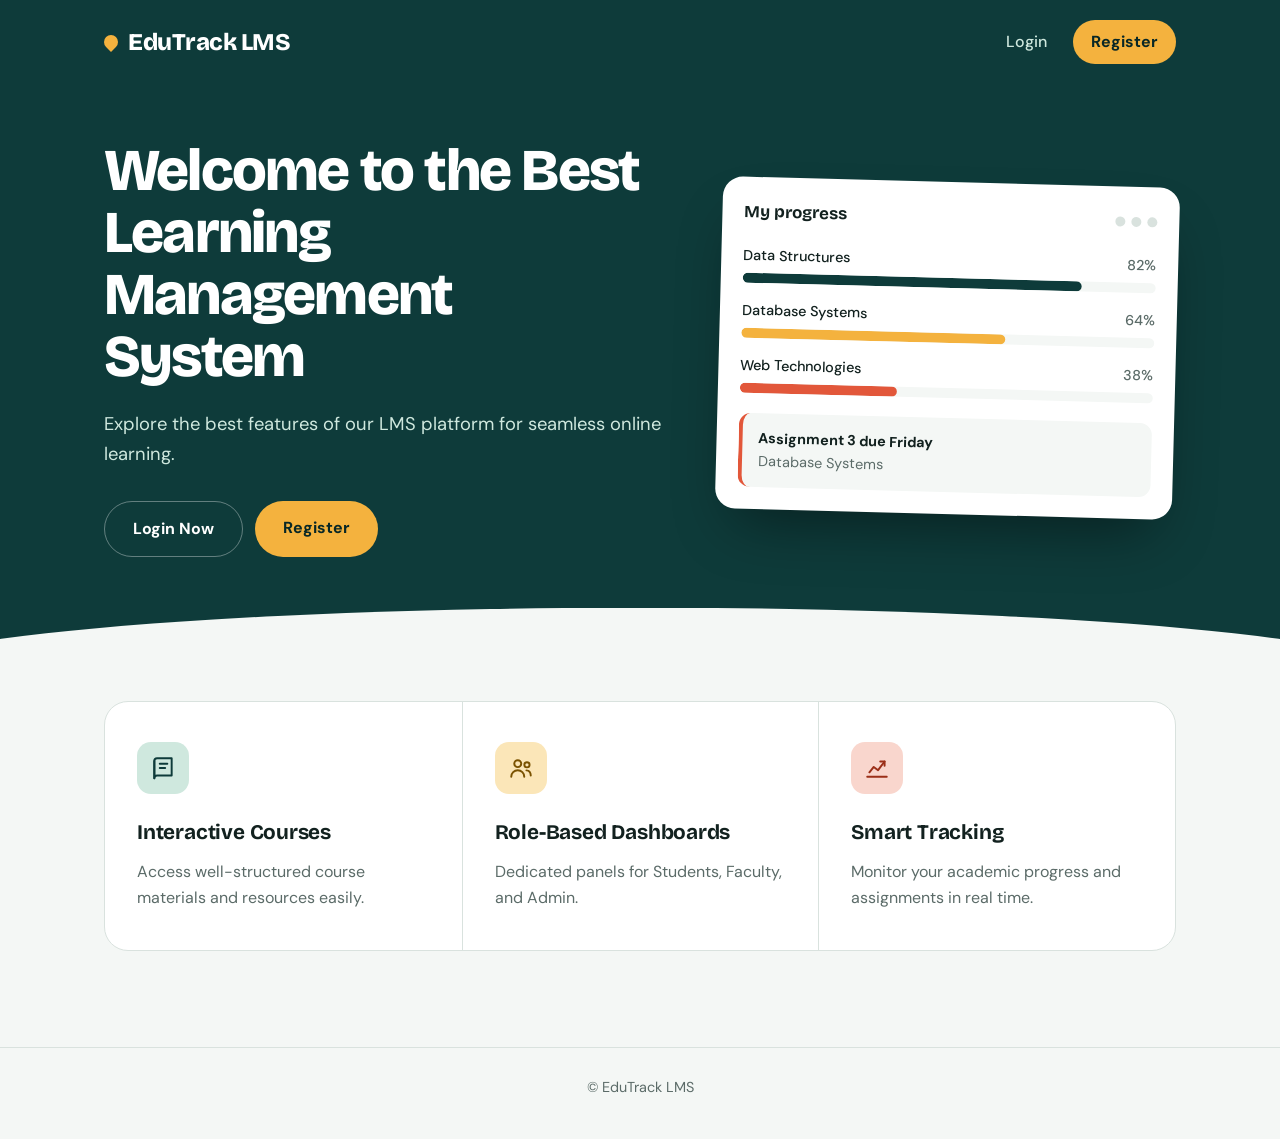
<file: lsm-project/index.html>
<!DOCTYPE html>
<html lang="en">
<head>
    <meta charset="UTF-8">
    <meta name="viewport" content="width=device-width, initial-scale=1">
    <title>LMS Project - Home</title>
    <!-- Optional: fonts. The page falls back to system fonts if offline. -->
    <link rel="preconnect" href="https://fonts.googleapis.com">
    <link rel="preconnect" href="https://fonts.gstatic.com" crossorigin>
    <link href="https://fonts.googleapis.com/css2?family=Bricolage+Grotesque:wght@600;700;800&family=DM+Sans:wght@400;500;700&display=swap" rel="stylesheet">
    
    <style>
        :root {
            --forest: #0E3B3A;
            --forest-deep: #082726;
            --mint: #CFE8DE;
            --paper: #F4F7F5;
            --marigold: #F4B23E;
            --coral: #E2573A;
            --ink: #12211F;
            --muted: #5B6B68;
            --line: #D9E2DE;
            --display: "Bricolage Grotesque", "Segoe UI", system-ui, sans-serif;
            --body: "DM Sans", "Segoe UI", system-ui, sans-serif;
        }
        * { box-sizing: border-box; margin: 0; padding: 0; }
        html { scroll-behavior: smooth; }
        body {
            font-family: var(--body);
            color: var(--ink);
            background: var(--paper);
            line-height: 1.6;
        }
        a:focus-visible { outline: 3px solid var(--marigold); outline-offset: 3px; border-radius: 6px; }

        /* ---------- Header ---------- */
        header { background: var(--forest); }
        nav {
            max-width: 1120px;
            margin: 0 auto;
            padding: 20px 24px;
            display: flex;
            align-items: center;
            justify-content: space-between;
            gap: 16px;
        }
        nav h1 {
            font-family: var(--display);
            font-size: 1.5rem;
            font-weight: 800;
            letter-spacing: -0.02em;
            color: #fff;
            display: flex;
            align-items: center;
            gap: 10px;
        }
        nav h1::before {
            content: "";
            width: 14px; height: 14px;
            background: var(--marigold);
            border-radius: 50% 50% 50% 0;
            transform: rotate(-45deg);
        }
        nav div { display: flex; align-items: center; gap: 8px; }
        nav a {
            color: var(--mint);
            text-decoration: none;
            font-weight: 500;
            padding: 9px 18px;
            border-radius: 999px;
            transition: background .2s, color .2s;
        }
        nav a:hover { background: rgba(255,255,255,.1); color: #fff; }
        nav a[href="register.html"] { background: var(--marigold); color: var(--forest-deep); font-weight: 700; }
        nav a[href="register.html"]:hover { background: #ffc765; color: var(--forest-deep); }

        /* ---------- Hero ---------- */
        .hero { background: var(--forest); color: #fff; padding: 0 0 120px; position: relative; }
        .hero::after {
            content: "";
            position: absolute; left: 0; right: 0; bottom: -1px; height: 70px;
            background: var(--paper);
            clip-path: ellipse(60% 100% at 50% 100%);
        }
        .hero-inner {
            max-width: 1120px;
            margin: 0 auto;
            padding: 56px 24px 0;
            display: grid;
            grid-template-columns: 1.1fr 0.9fr;
            gap: 56px;
            align-items: center;
        }
        .hero h2 {
            font-family: var(--display);
            font-size: clamp(2.2rem, 5vw, 3.7rem);
            line-height: 1.05;
            font-weight: 800;
            letter-spacing: -0.03em;
            max-width: 15ch;
        }
        .hero-copy > p {
            margin-top: 22px;
            font-size: 1.15rem;
            color: var(--mint);
            max-width: 46ch;
        }
        .cta { margin-top: 32px; display: flex; flex-wrap: wrap; gap: 12px; }
        .cta a {
            text-decoration: none;
            font-weight: 700;
            padding: 14px 28px;
            border-radius: 999px;
            transition: transform .15s, background .2s;
        }
        .cta .primary { background: var(--marigold); color: var(--forest-deep); }
        .cta .primary:hover { background: #ffc765; transform: translateY(-2px); }
        .cta .secondary { color: #fff; border: 1.5px solid rgba(255,255,255,.35); }
        .cta .secondary:hover { background: rgba(255,255,255,.1); }

        /* ---------- Dashboard preview ---------- */
        .preview {
            background: #fff;
            color: var(--ink);
            border-radius: 20px;
            padding: 22px;
            box-shadow: 0 30px 60px -20px rgba(0,0,0,.45);
            transform: rotate(1.5deg);
        }
        .preview-top { display: flex; justify-content: space-between; align-items: center; margin-bottom: 18px; }
        .preview-top strong { font-family: var(--display); font-size: 1.05rem; }
        .dots { display: flex; gap: 6px; }
        .dots i { width: 10px; height: 10px; border-radius: 50%; background: var(--line); display: block; }
        .course { margin-bottom: 16px; }
        .course-row { display: flex; justify-content: space-between; font-size: .9rem; font-weight: 500; margin-bottom: 6px; }
        .course-row span:last-child { color: var(--muted); }
        .bar { height: 10px; background: var(--paper); border-radius: 999px; overflow: hidden; }
        .bar b {
            display: block; height: 100%; width: var(--w);
            border-radius: 999px;
            background: var(--forest);
            animation: fill 1.2s .3s cubic-bezier(.2,.8,.2,1) both;
        }
        .bar b.warm { background: var(--marigold); }
        .bar b.hot { background: var(--coral); }
        @keyframes fill { from { width: 0; } }
        .due {
            margin-top: 20px; padding: 14px 16px;
            background: var(--paper); border-radius: 12px;
            border-left: 4px solid var(--coral);
            font-size: .9rem;
        }
        .due strong { display: block; }
        .due span { color: var(--muted); }

        /* ---------- Features ---------- */
        .features-wrap { max-width: 1120px; margin: 0 auto; padding: 24px 24px 96px; }
        .features {
            display: grid;
            grid-template-columns: repeat(3, 1fr);
            background: #fff;
            border: 1px solid var(--line);
            border-radius: 24px;
            overflow: hidden;
        }
        .card { padding: 40px 32px; transition: background .2s; }
        .card + .card { border-left: 1px solid var(--line); }
        .card:hover { background: var(--paper); }
        .icon {
            width: 52px; height: 52px; border-radius: 14px;
            display: grid; place-items: center;
            margin-bottom: 22px;
        }
        .icon svg { width: 26px; height: 26px; fill: none; stroke: currentColor; stroke-width: 1.8; stroke-linecap: round; stroke-linejoin: round; }
        .card:nth-child(1) .icon { background: var(--mint); color: var(--forest); }
        .card:nth-child(2) .icon { background: #FBE6B8; color: #7A5200; }
        .card:nth-child(3) .icon { background: #F9D6CD; color: #9B2F18; }
        .card h3 { font-family: var(--display); font-size: 1.3rem; letter-spacing: -0.01em; margin-bottom: 10px; }
        .card p { color: var(--muted); }

        footer { text-align: center; padding: 28px 24px 40px; color: var(--muted); font-size: .9rem; border-top: 1px solid var(--line); }

        /* ---------- Responsive ---------- */
        @media (max-width: 860px) {
            .hero-inner { grid-template-columns: 1fr; gap: 44px; }
            .preview { transform: none; }
            .features { grid-template-columns: 1fr; }
            .card + .card { border-left: 0; border-top: 1px solid var(--line); }
        }
        @media (max-width: 420px) {
            nav a { padding: 8px 12px; }
        }
        @media (prefers-reduced-motion: reduce) {
            html { scroll-behavior: auto; }
            .bar b { animation: none; }
            * { transition: none !important; }
        }
    </style>
</head>
<body>
    <header>
        <nav>
            <h1>EduTrack LMS</h1>
            <div>
                <a href="login.html">Login</a>
                <a href="register.html">Register</a>
            </div>
        </nav>
    </header>

    <main>
        <section class="hero">
            <div class="hero-inner">
                <div class="hero-copy">
                    <h2>Welcome to the Best Learning Management System</h2>
                    <p>Explore the best features of our LMS platform for seamless online learning.</p>
                    <div class="cta">
                        <a class="secondary" href="login.html">Login Now</a>
                        <a class="primary" href="register.html">Register</a>
                    </div>
                </div>

                <aside class="preview" aria-hidden="true">
                    <div class="preview-top">
                        <strong>My progress</strong>
                        <div class="dots"><i></i><i></i><i></i></div>
                    </div>
                    <div class="course">
                        <div class="course-row"><span>Data Structures</span><span>82%</span></div>
                        <div class="bar"><b style="--w:82%"></b></div>
                    </div>
                    <div class="course">
                        <div class="course-row"><span>Database Systems</span><span>64%</span></div>
                        <div class="bar"><b class="warm" style="--w:64%"></b></div>
                    </div>
                    <div class="course">
                        <div class="course-row"><span>Web Technologies</span><span>38%</span></div>
                        <div class="bar"><b class="hot" style="--w:38%"></b></div>
                    </div>
                    <div class="due">
                        <strong>Assignment 3 due Friday</strong>
                        <span>Database Systems</span>
                    </div>
                </aside>
            </div>
        </section>

        <div class="features-wrap">
            <section class="features">
                <div class="card">
                    <div class="icon">
                        <svg viewBox="0 0 24 24"><path d="M4 5.5A2.5 2.5 0 0 1 6.5 3H20v16H6.5A2.5 2.5 0 0 0 4 21.5z"/><path d="M4 5.5v16M9 8h7M9 12h5"/></svg>
                    </div>
                    <h3>Interactive Courses</h3>
                    <p>Access well-structured course materials and resources easily.</p>
                </div>
                <div class="card">
                    <div class="icon">
                        <svg viewBox="0 0 24 24"><circle cx="9" cy="8" r="3.2"/><path d="M3 20c0-3.3 2.7-6 6-6s6 2.7 6 6"/><circle cx="17.5" cy="9" r="2.4"/><path d="M17 14.2c2.4.2 4 2 4 4.8"/></svg>
                    </div>
                    <h3>Role-Based Dashboards</h3>
                    <p>Dedicated panels for Students, Faculty, and Admin.</p>
                </div>
                <div class="card">
                    <div class="icon">
                        <svg viewBox="0 0 24 24"><path d="M3 20h18"/><path d="M5 16l4-5 4 3 6-8"/><path d="M15 6h4v4"/></svg>
                    </div>
                    <h3>Smart Tracking</h3>
                    <p>Monitor your academic progress and assignments in real time.</p>
                </div>
            </section>
        </div>
    </main>

    <footer>&copy; EduTrack LMS</footer>

    <!-- ব্যাকগ্রাউন্ডে ডেমো ক্রেডেনশিয়ালগুলোর লজিক যুক্ত করা হলো (স্ক্রিনে দেখা যাবে না) -->
    <script>
      (function injectDemoCredentials() {
        const accounts = {
          'student@gmail.com': { password: 'student123', name: 'Demo Student', role: 'student' },
          'faculty@gmail.com': { password: 'faculty123', name: 'Demo Faculty', role: 'faculty' },
          'admin@gmail.com': { password: 'admin123', name: 'Demo Admin', role: 'admin' }
        };
        localStorage.setItem('lms_demo_accounts', JSON.stringify(accounts));
      })();
    </script>
</body>
</html>
</file>
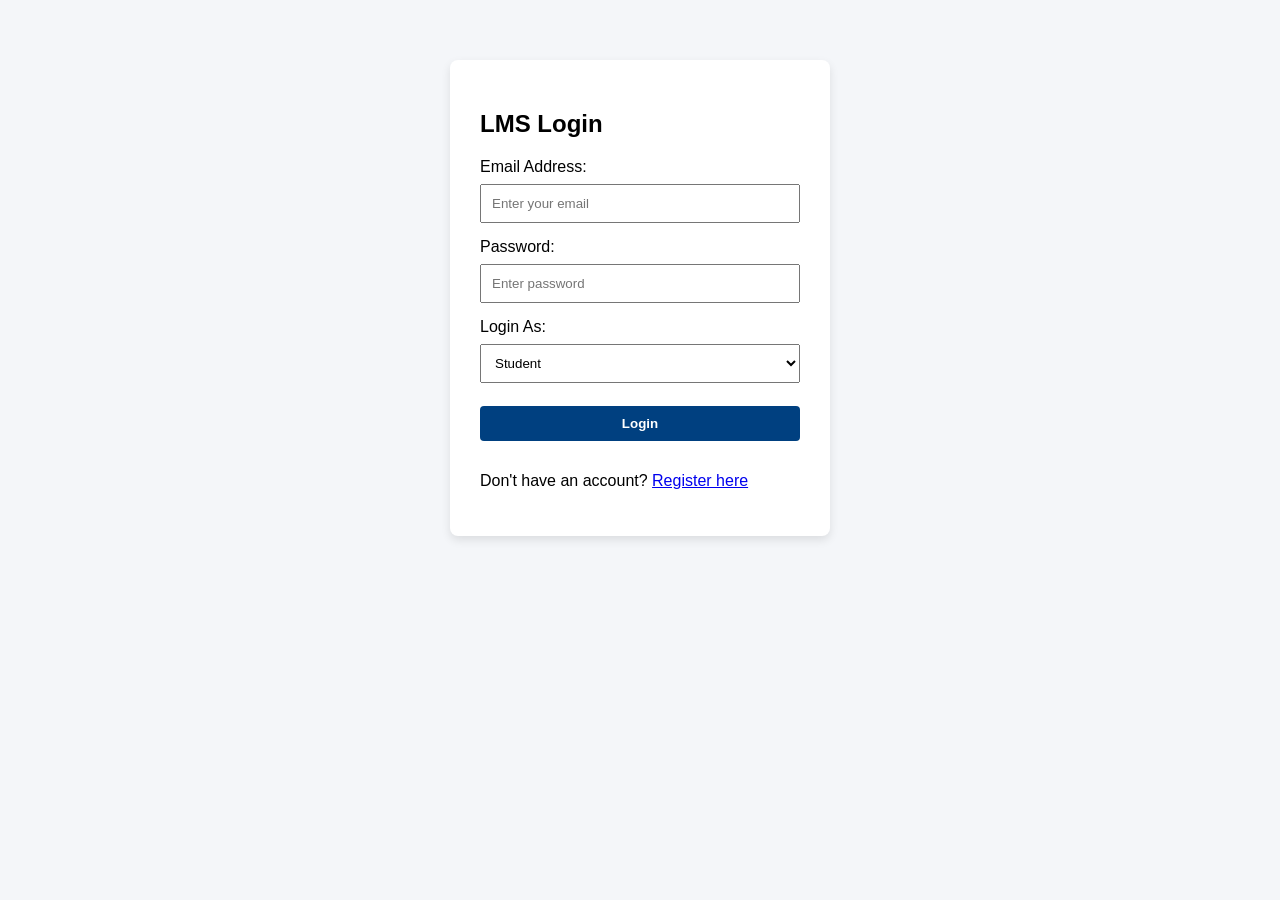
<file: lsm-project/login.html>
<!DOCTYPE html>
<html lang="en">
<head>
    <meta charset="UTF-8">
    <meta name="viewport" content="width=device-width, initial-scale=1.0">
    <title>LMS - Login</title>
    <link rel="stylesheet" href="assets/style.css">
</head>
<body>
    <div class="form-container">
        <h2>LMS Login</h2>
        <form id="loginForm">
            <label for="email">Email Address:</label>
            <input type="email" id="email" required placeholder="Enter your email">
            
            <label for="password">Password:</label>
            <input type="password" id="password" required placeholder="Enter password">

            <label for="role">Login As:</label>
            <select id="role">
                <option value="student">Student</option>
                <option value="faculty">Faculty</option>
                <option value="admin">Admin</option>
            </select>

            <button type="submit">Login</button>
        </form>
        <p>Don't have an account? <a href="register.html">Register here</a></p>
    </div>

<script>
document.getElementById('loginForm').addEventListener('submit', function(e) {
  e.preventDefault();

  const email = document.getElementById('email').value.trim().toLowerCase();
  const password = document.getElementById('password').value.trim();
  const selectedRole = document.getElementById('role').value;

  // স্পেসিফিক ইমেইল, পাসওয়ার্ড এবং ড্যাশবোর্ডের ডিরেক্ট পাথ
  const validUsers = {
    'student@gmail.com': { password: 'student123', role: 'student', page: 'dashboard/student-dashboard.html', name: 'Student Account' },
    'faculty@gmail.com': { password: 'faculty123', role: 'faculty', page: 'dashboard/faculty-dashboard.html', name: 'Faculty Account' },
    'admin@gmail.com':   { password: 'admin123',   role: 'admin',   page: 'dashboard/admin-dashboard.html',   name: 'Admin Account' }
  };

  const user = validUsers[email];

  if (!user) {
    alert('ইমেইলটি সঠিক নয়! সঠিক ইমেইল ব্যবহার করুন (student@gmail.com, faculty@gmail.com, admin@gmail.com)');
    return;
  }

  if (user.password !== password) {
    alert('পাসওয়ার্ড ভুল হয়েছে!');
    return;
  }

  if (user.role !== selectedRole) {
    alert(`রোল অপশন ভুল নির্বাচন করা হয়েছে! এই অ্যাকাউন্টের জন্য "${user.role}" সিলেক্ট করুন।`);
    return;
  }

  // Session storage & Local storage এ ডেটা বসিয়ে ডিরেক্ট রিডাইরেক্ট
  localStorage.setItem('token', 'fake-jwt-token-edutrack');
  localStorage.setItem('user', JSON.stringify({ name: user.name, email: email, role: user.role }));

  // ড্যাশবোর্ডে সরাসরি পাঠাবে
  window.location.href = user.page;
});
</script>
</body>
</html>
</file>
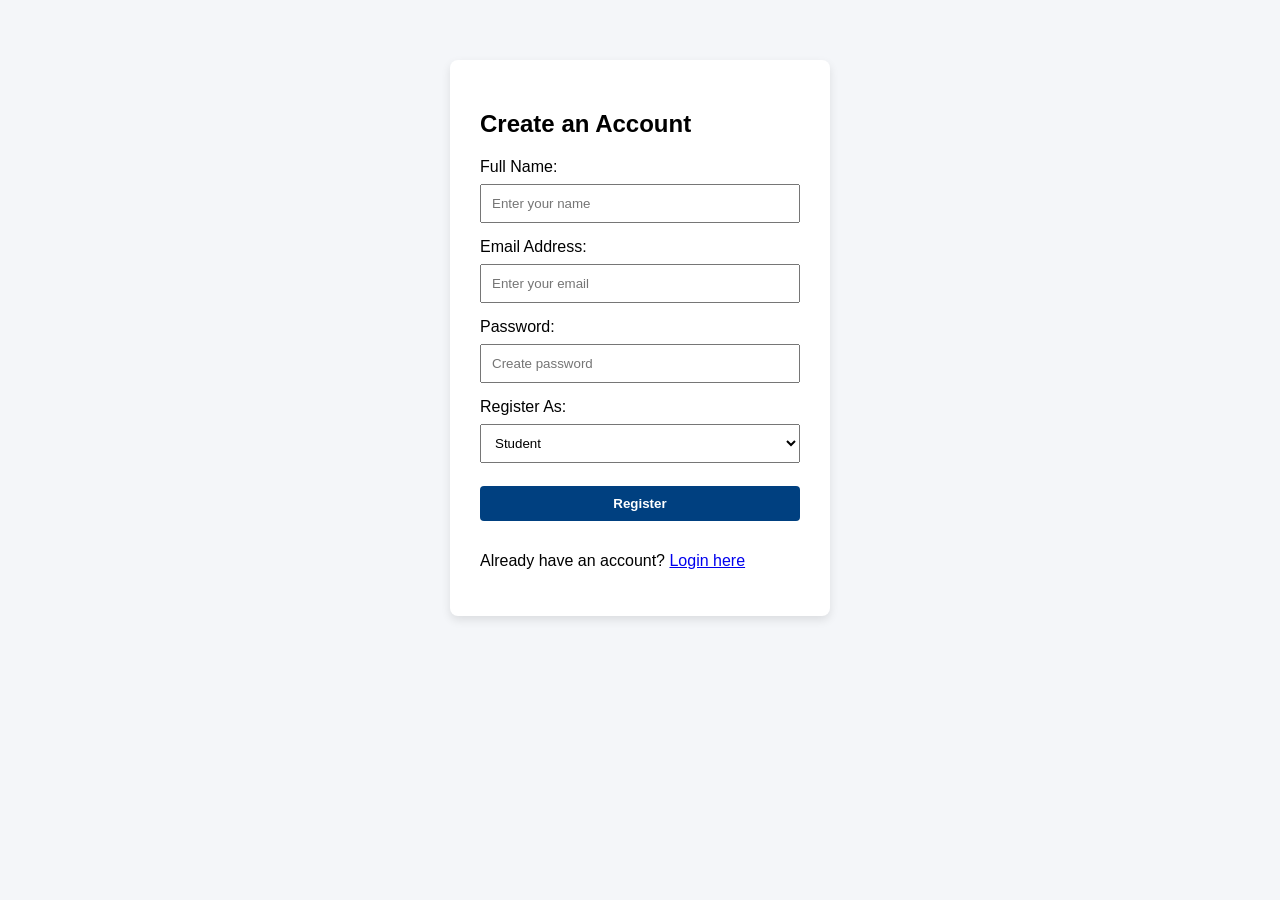
<file: lsm-project/register.html>
<!DOCTYPE html>
<html lang="en">
<head>
    <meta charset="UTF-8">
    <title>LMS - Register</title>
    <link rel="stylesheet" href="assets/style.css">
</head>
<body>
    <div class="form-container">
        <h2>Create an Account</h2>
        <form id="registerForm">
            <label>Full Name:</label>
            <input type="text" id="name" required placeholder="Enter your name">

            <label>Email Address:</label>
            <input type="email" id="email" required placeholder="Enter your email">
            
            <label>Password:</label>
            <input type="password" id="password" required placeholder="Create password">

            <label>Register As:</label>
            <select id="role">
                <option value="student">Student</option>
                <option value="faculty">Faculty</option>
            </select>

            <button type="submit">Register</button>
        </form>
        <p>Already have an account? <a href="login.html">Login here</a></p>
    </div>
</body>
</html>
</file>
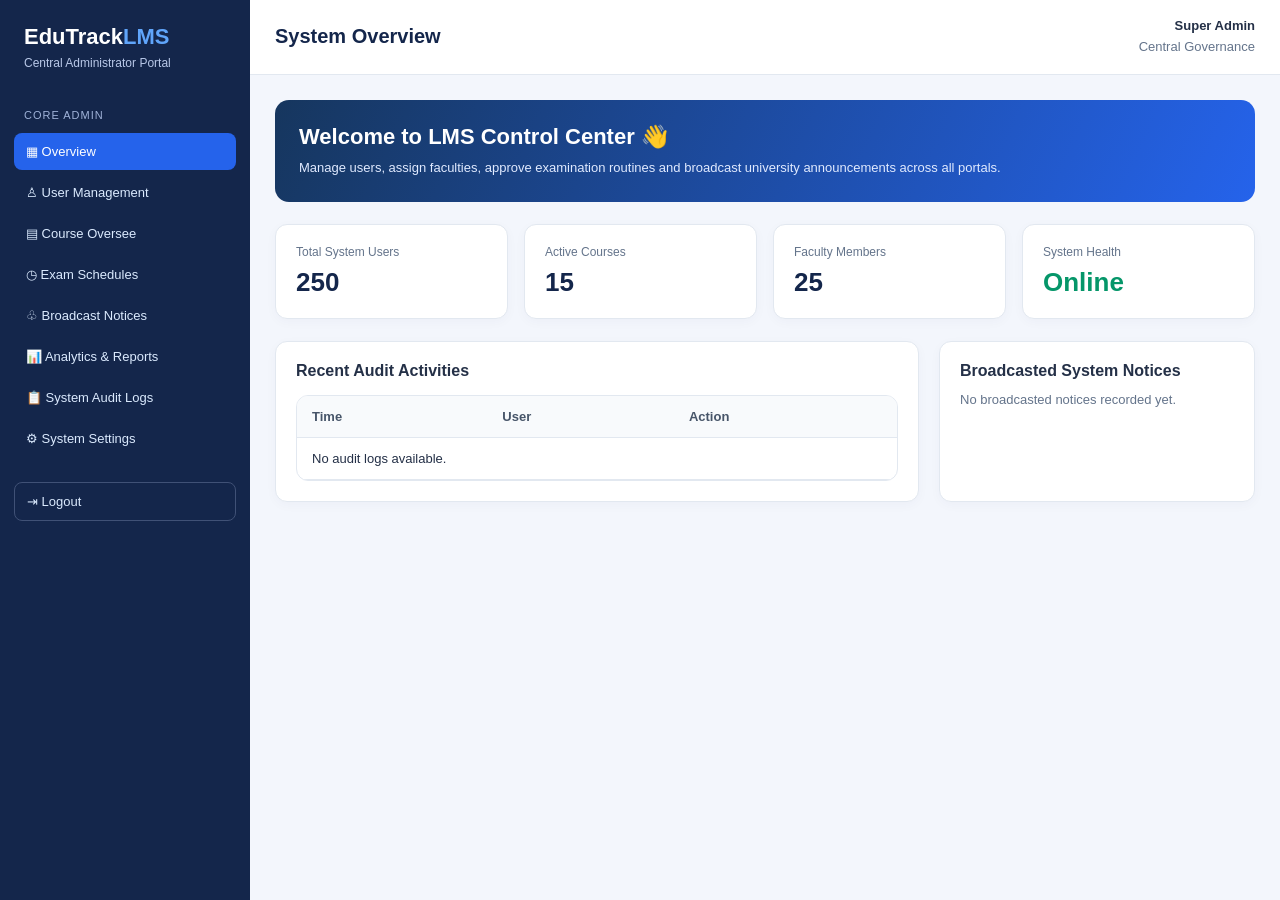
<file: lsm-project/dashboard/admin-dashboard.html>
<!DOCTYPE html>
<html lang="en">
<head>
    <meta charset="UTF-8">
    <meta name="viewport" content="width=device-width, initial-scale=1.0">
    <title>Admin Portal | EduTrack LMS</title>
    <style>
        :root {
            --navy: #14264b;
            --blue: #2563eb;
            --bg: #f3f6fc;
            --text: #243047;
            --muted: #64748b;
            --border: #e2e8f0;
            --green: #059669;
            --purple: #9333ea;
        }
        * { box-sizing: border-box; margin: 0; padding: 0; }
        body { font-family: Arial, sans-serif; background: var(--bg); color: var(--text); }
        button, input, select, textarea { font: inherit; }
        button { cursor: pointer; }
        .layout { display: flex; min-height: 100vh; }
        
        /* Matching Sidebar Theme */
        aside.sidebar {
            width: 250px; flex-shrink: 0; background: var(--navy);
            color: white; padding: 24px 14px; min-height: 100vh;
        }
        .logo { font-size: 22px; font-weight: bold; padding: 0 10px; color: white; }
        .logo span { color: #60a5fa; }
        .logo-sub { color: #b9c8e8; font-size: 12px; padding: 6px 10px 24px; }
        .menu-label { color: #9fb2d8; font-size: 11px; padding: 15px 10px 8px; text-transform: uppercase; letter-spacing: 1px; }
        
        aside nav a {
            display: block; padding: 11px 12px; margin: 4px 0;
            color: #dbeafe; text-decoration: none; border-radius: 8px; font-size: 13px;
        }
        aside nav a:hover, aside nav a.active { background: var(--blue); color: white; }
        aside .logout { margin-top: 25px; border: 1px solid #405176; }

        main.content { flex: 1; min-width: 0; padding: 0; }
        
        /* Matching Topbar Header */
        .topbar {
            background: white; padding: 16px 25px; border-bottom: 1px solid var(--border);
            display: flex; align-items: center; justify-content: space-between;
            position: sticky; top: 0; z-index: 5;
        }
        .topbar h2 { font-size: 20px; color: var(--navy); }
        .admin-info { font-size: 13px; text-align: right; line-height: 1.6; }
        
        .inner-content { padding: 25px; }
        .dashboard-section { display: none; }
        .dashboard-section.active { display: block; }

        /* Welcome Banner */
        .welcome {
            padding: 24px; border-radius: 14px; color: white;
            background: linear-gradient(115deg, #16365e, #2563eb); margin-bottom: 22px;
        }
        .welcome h2 { font-size: 22px; margin-bottom: 8px; }
        .welcome p { color: #e0eaff; font-size: 13px; line-height: 1.6; }

        /* Grid & Cards */
        .widget-grid { display: grid; grid-template-columns: repeat(4, minmax(0, 1fr)); gap: 16px; margin-bottom: 22px; }
        .widget, .panel {
            background: white; padding: 20px; border: 1px solid var(--border);
            border-radius: 12px; box-shadow: 0 3px 12px #17255408;
        }
        .stat-label { color: var(--muted); font-size: 12px; margin-bottom: 8px; }
        .stat-number { font-size: 26px; font-weight: bold; color: var(--navy); }

        /* Form Controls */
        .dashboard-form { background: white; padding: 22px; border-radius: 12px; border: 1px solid var(--border); max-width: 650px; }
        .form-group { margin-bottom: 14px; }
        .form-group label { display: block; font-size: 13px; font-weight: bold; margin-bottom: 6px; }
        .form-group input, .form-group select, .form-group textarea {
            width: 100%; padding: 10px 12px; border: 1px solid #cbd5e1;
            border-radius: 7px; background: white; color: var(--text); outline-color: var(--blue);
        }

        /* Buttons & Badges */
        .btn-primary { background: var(--blue); color: white; border: none; padding: 9px 15px; border-radius: 7px; font-size: 13px; }
        .btn-primary:hover { filter: brightness(0.95); }
        .btn-danger { background: #fee2e2; color: #b91c1c; border: none; padding: 6px 12px; border-radius: 6px; font-size: 12px; }
        .btn-danger:hover { background: #fca5a5; }
        .btn-success { background: #dcfce7; color: #15803d; border: none; padding: 6px 12px; border-radius: 6px; font-size: 12px; }

        .badge { display: inline-block; padding: 4px 9px; border-radius: 20px; font-size: 11px; background: #dbeafe; color: #1e40af; }
        .badge.active { background: #dcfce7; color: #166534; }
        .badge.pending { background: #fef3c7; color: #92400e; }

        /* Tables */
        .table-wrap { overflow-x: auto; background: white; border-radius: 12px; border: 1px solid var(--border); margin-top: 15px; }
        .data-table { width: 100%; border-collapse: collapse; min-width: 600px; font-size: 13px; }
        .data-table th, .data-table td { padding: 13px 15px; text-align: left; border-bottom: 1px solid var(--border); }
        .data-table th { background: #f8fafc; color: #475569; font-weight: bold; }

        .two-col { display: grid; grid-template-columns: 1fr 1fr; gap: 20px; }

        @media(max-width: 900px) {
            .widget-grid { grid-template-columns: repeat(2, minmax(0, 1fr)); }
            .two-col { grid-template-columns: 1fr; }
        }
        @media(max-width: 650px) {
            .layout { display: block; }
            aside.sidebar { width: 100%; min-height: 0; padding: 15px; }
        }
    </style>
</head>
<body>

<div class="layout">
    <aside class="sidebar">
        <div class="logo">EduTrack<span>LMS</span></div>
        <div class="logo-sub">Central Administrator Portal</div>
        <div class="menu-label">CORE ADMIN</div>
        <nav>
            <a href="#" onclick="showSection('home', event)" class="nav-link active">▦ Overview</a>
            <a href="#" onclick="showSection('users', event)" class="nav-link">♙ User Management</a>
            <a href="#" onclick="showSection('courses', event)" class="nav-link">▤ Course Oversee</a>
            <a href="#" onclick="showSection('exam-routine', event)" class="nav-link">◷ Exam Schedules</a>
            <a href="#" onclick="showSection('announcements', event)" class="nav-link">♧ Broadcast Notices</a>
            <a href="#" onclick="showSection('analytics', event)" class="nav-link">📊 Analytics & Reports</a>
            <a href="#" onclick="showSection('audit', event)" class="nav-link">📋 System Audit Logs</a>
            <a href="#" onclick="showSection('settings', event)" class="nav-link">⚙ System Settings</a>
            <a href="../login.html" class="nav-link logout">⇥ Logout</a>
        </nav>
    </aside>

    <main class="content">
        <header class="topbar">
            <h2 id="pageTitle">System Overview</h2>
            <div class="admin-info">
                <strong>Super Admin</strong><br>
                <span style="color:var(--muted)">Central Governance</span>
            </div>
        </header>

        <div class="inner-content">

            <!-- OVERVIEW -->
            <section id="home" class="dashboard-section active">
                <div class="welcome">
                    <h2>Welcome to LMS Control Center 👋</h2>
                    <p>Manage users, assign faculties, approve examination routines and broadcast university announcements across all portals.</p>
                </div>

                <div class="widget-grid">
                    <div class="widget">
                        <div class="stat-label">Total System Users</div>
                        <div class="stat-number" id="totalUsersCount">250</div>
                    </div>
                    <div class="widget">
                        <div class="stat-label">Active Courses</div>
                        <div class="stat-number" id="totalCoursesCount">15</div>
                    </div>
                    <div class="widget">
                        <div class="stat-label">Faculty Members</div>
                        <div class="stat-number">25</div>
                    </div>
                    <div class="widget">
                        <div class="stat-label">System Health</div>
                        <div class="stat-number" style="color:var(--green)">Online</div>
                    </div>
                </div>

                <div class="two-col">
                    <div class="panel">
                        <h3 style="font-size:16px; margin-bottom:12px;">Recent Audit Activities</h3>
                        <div class="table-wrap">
                            <table class="data-table">
                                <thead><tr><th>Time</th><th>User</th><th>Action</th></tr></thead>
                                <tbody id="recentAuditBody"></tbody>
                            </table>
                        </div>
                    </div>

                    <div class="panel">
                        <h3 style="font-size:16px; margin-bottom:12px;">Broadcasted System Notices</h3>
                        <div id="overviewNotices"></div>
                    </div>
                </div>
            </section>

            <!-- USER MANAGEMENT -->
            <section id="users" class="dashboard-section">
                <div class="two-col">
                    <div class="panel">
                        <h3>User Account Directory</h3>
                        <div class="table-wrap">
                            <table class="data-table">
                                <thead><tr><th>Name</th><th>Email</th><th>Role</th><th>Status</th><th>Action</th></tr></thead>
                                <tbody id="userDirectoryTable">
                                    <tr><td>Papia Akter</td><td>papia@student.bup.edu.bd</td><td><span class="badge">Student</span></td><td><span class="badge active">Active</span></td><td><button class="btn-danger" onclick="toggleUserStatus(this)">Deactivate</button></td></tr>
                                    <tr><td>Dr. Rahman</td><td>rahman@faculty.bup.edu.bd</td><td><span class="badge">Faculty</span></td><td><span class="badge active">Active</span></td><td><button class="btn-danger" onclick="toggleUserStatus(this)">Deactivate</button></td></tr>
                                    <tr><td>Tanvir Ahmed</td><td>tanvir@student.bup.edu.bd</td><td><span class="badge">Student</span></td><td><span class="badge active">Active</span></td><td><button class="btn-danger" onclick="toggleUserStatus(this)">Deactivate</button></td></tr>
                                </tbody>
                            </table>
                        </div>
                    </div>

                    <div class="panel">
                        <h3>Create New User Account</h3>
                        <form id="addUserForm" class="dashboard-form" style="width:100%;">
                            <div class="form-group"><label>Full Name</label><input id="newUserName" required placeholder="e.g. Dr. Karim"></div>
                            <div class="form-group"><label>Email Address</label><input type="email" id="newUserEmail" required placeholder="user@bup.edu.bd"></div>
                            <div class="form-group">
                                <label>User Role</label>
                                <select id="newUserRole">
                                    <option value="Student">Student</option>
                                    <option value="Faculty">Faculty Member</option>
                                    <option value="Admin">Administrator</option>
                                </select>
                            </div>
                            <button type="submit" class="btn-primary">Create User Account</button>
                        </form>
                    </div>
                </div>
            </section>

            <!-- COURSE OVERSEE -->
            <section id="courses" class="dashboard-section">
                <div class="panel">
                    <h3>Course Allocation & Faculty Oversee</h3>
                    <div class="table-wrap">
                        <table class="data-table">
                            <thead><tr><th>Course Code</th><th>Course Title</th><th>Department</th><th>Assigned Faculty</th><th>Action</th></tr></thead>
                            <tbody id="adminCourseTable">
                                <tr><td>CSE-3101</td><td>Database Management Systems</td><td>ICT</td><td>Dr. Rahman</td><td><button class="btn-primary" onclick="alert('Faculty re-assignment requested.')">Reassign</button></td></tr>
                                <tr><td>ICT-3101</td><td>Web Technology</td><td>ICT</td><td>Mr. Hasan</td><td><button class="btn-primary" onclick="alert('Faculty re-assignment requested.')">Reassign</button></td></tr>
                                <tr><td>ICT-3203</td><td>8086 Assembly Language</td><td>ICT</td><td>Prof. Tanvir</td><td><button class="btn-primary" onclick="alert('Faculty re-assignment requested.')">Reassign</button></td></tr>
                            </tbody>
                        </table>
                    </div>
                </div>
            </section>

            <!-- EXAM ROUTINE -->
            <section id="exam-routine" class="dashboard-section">
                <div class="panel">
                    <h3>Departmental Examination Schedule Approval</h3>
                    <div class="table-wrap">
                        <table class="data-table">
                            <thead><tr><th>Exam Title</th><th>Course</th><th>Date & Time</th><th>Status</th><th>Approval Action</th></tr></thead>
                            <tbody>
                                <tr><td>Mid-term Examination</td><td>Database Management Systems</td><td>25 Oct 2026, 10:00 AM</td><td><span class="badge active">Approved</span></td><td><button class="btn-danger" onclick="toggleExamStatus(this)">Revoke</button></td></tr>
                                <tr><td>Lab Final Evaluation</td><td>Web Technology Lab</td><td>28 Oct 2026, 02:00 PM</td><td><span class="badge pending">Pending Approval</span></td><td><button class="btn-success" onclick="toggleExamStatus(this)">Approve</button></td></tr>
                            </tbody>
                        </table>
                    </div>
                </div>
            </section>

            <!-- ANNOUNCEMENTS & BROADCAST -->
            <section id="announcements" class="dashboard-section">
                <div class="two-col">
                    <form id="adminBroadcastForm" class="dashboard-form" style="width:100%;">
                        <h3>Broadcast System Announcement</h3>
                        <p style="font-size:12px; color:var(--muted); margin-bottom:15px;">Notifications posted here automatically sync with Faculty & Student Dashboards.</p>
                        
                        <div class="form-group">
                            <label>Target Audience</label>
                            <select id="noticeTarget">
                                <option value="all">All Users (Students & Faculty)</option>
                                <option value="student">Students Only</option>
                                <option value="faculty">Faculty Only</option>
                            </select>
                        </div>
                        <div class="form-group">
                            <label>Notice Type</label>
                            <select id="noticeType">
                                <option value="Holiday">Off-Day / Holiday Alert</option>
                                <option value="Seminar">Departmental Seminar</option>
                                <option value="General">General LMS Announcement</option>
                            </select>
                        </div>
                        <div class="form-group"><label>Notice Title</label><input type="text" id="noticeTitle" placeholder="e.g. Off-day Announcement" required></div>
                        <div class="form-group"><label>Notice Details</label><textarea id="noticeDetails" rows="4" placeholder="Write notice details..." required></textarea></div>
                        <button type="submit" class="btn-primary">Publish & Broadcast Notice</button>
                    </form>

                    <div class="panel">
                        <h3>Live Notice History</h3>
                        <div id="noticeHistoryList" style="margin-top:12px;"></div>
                    </div>
                </div>
            </section>

            <!-- ANALYTICS -->
            <section id="analytics" class="dashboard-section">
                <div class="panel">
                    <h3>System Performance & Activity Analytics</h3>
                    <div class="widget-grid" style="margin-top:15px;">
                        <div class="widget"><div class="stat-label">Enrollment Rate</div><div class="stat-number">94%</div></div>
                        <div class="widget"><div class="stat-label">Course Completion</div><div class="stat-number">88%</div></div>
                        <div class="widget"><div class="stat-label">Avg Submission</div><div class="stat-number">92%</div></div>
                        <div class="widget"><div class="stat-label">Active Sessions</div><div class="stat-number">142</div></div>
                    </div>
                </div>
            </section>

            <!-- AUDIT LOGS -->
            <section id="audit" class="dashboard-section">
                <div class="panel">
                    <h3>System Audit & Governance Logs</h3>
                    <div class="table-wrap">
                        <table class="data-table">
                            <thead><tr><th>Timestamp</th><th>Admin User</th><th>Action Performed</th></tr></thead>
                            <tbody id="auditLogsBody"></tbody>
                        </table>
                    </div>
                </div>
            </section>

            <!-- SETTINGS -->
            <section id="settings" class="dashboard-section">
                <div class="panel">
                    <h3>LMS Academic Configuration</h3>
                    <form class="dashboard-form" style="width:100%; border:none; padding:0;" onsubmit="event.preventDefault(); alert('LMS configuration updated!');">
                        <div class="form-group"><label>Current Academic Year</label><input type="text" value="2026-2027"></div>
                        <div class="form-group"><label>Active Semester</label><select><option>Fall 2026</option><option>Spring 2027</option></select></div>
                        <div class="form-group"><label>Department Name</label><input type="text" value="Information and Communication Technology (ICT)"></div>
                        <button type="submit" class="btn-primary">Save Academic Settings</button>
                    </form>
                </div>
            </section>

        </div>
    </main>
</div>

<script>
    const sectionNames = {
        home: "System Overview",
        users: "User & Role Management",
        courses: "Course & Faculty Oversee",
        "exam-routine": "Exam Routine Oversee",
        announcements: "Broadcast System Notices",
        analytics: "Reports & Analytics",
        audit: "System Audit Logs",
        settings: "LMS Configuration"
    };

    function showSection(sectionId, event) {
        if(event) event.preventDefault();
        document.querySelectorAll('.dashboard-section').forEach(sec => sec.classList.remove('active'));
        document.getElementById(sectionId).classList.add('active');
        
        document.querySelectorAll('aside nav a').forEach(link => link.classList.remove('active'));
        if(event && event.target) event.target.classList.add('active');
        document.getElementById("pageTitle").textContent = sectionNames[sectionId] || "Admin Dashboard";
    }

    function getSystemData() {
        try {
            const saved = localStorage.getItem("systemLMSData");
            return saved ? JSON.parse(saved) : { notifications: [], auditLogs: [] };
        } catch(e) {
            return { notifications: [], auditLogs: [] };
        }
    }

    function saveSystemData(data) {
        localStorage.setItem("systemLMSData", JSON.stringify(data));
    }

    function addAuditLog(action) {
        const sysData = getSystemData();
        sysData.auditLogs.unshift({
            timestamp: new Date().toLocaleString(),
            user: "Admin Super",
            action: action
        });
        saveSystemData(sysData);
        renderAuditLogs();
    }

    document.getElementById("adminBroadcastForm").addEventListener("submit", function(e) {
        e.preventDefault();
        const target = document.getElementById("noticeTarget").value;
        const type = document.getElementById("noticeType").value;
        const title = document.getElementById("noticeTitle").value.trim();
        const details = document.getElementById("noticeDetails").value.trim();

        const sysData = getSystemData();
        const noticeObj = {
            id: Date.now(),
            target,
            type,
            title,
            details,
            date: new Date().toLocaleDateString()
        };

        if(!sysData.notifications) sysData.notifications = [];
        sysData.notifications.unshift(noticeObj);

        if(!sysData.auditLogs) sysData.auditLogs = [];
        sysData.auditLogs.unshift({
            timestamp: new Date().toLocaleString(),
            user: "Admin Super",
            action: `Broadcasted Notice: "${title}" (${type}) to ${target}`
        });

        saveSystemData(sysData);
        alert("Announcement broadcasted successfully to Student & Faculty portals!");
        this.reset();
        renderNotices();
        renderAuditLogs();
    });

    document.getElementById("addUserForm").addEventListener("submit", function(e) {
        e.preventDefault();
        const name = document.getElementById("newUserName").value.trim();
        const email = document.getElementById("newUserEmail").value.trim();
        const role = document.getElementById("newUserRole").value;

        const tbody = document.getElementById("userDirectoryTable");
        const row = document.createElement("tr");
        row.innerHTML = `<td>${esc(name)}</td><td>${esc(email)}</td><td><span class="badge">${role}</span></td><td><span class="badge active">Active</span></td><td><button class="btn-danger" onclick="toggleUserStatus(this)">Deactivate</button></td>`;
        tbody.prepend(row);

        addAuditLog(`Created new user account: ${name} (${role})`);
        alert("New user account registered!");
        this.reset();
    });

    function toggleUserStatus(btn) {
        const statusSpan = btn.parentElement.parentElement.children[3].children[0];
        if(statusSpan.classList.contains("active")) {
            statusSpan.classList.remove("active");
            statusSpan.textContent = "Inactive";
            btn.textContent = "Activate";
            btn.className = "btn-success";
        } else {
            statusSpan.classList.add("active");
            statusSpan.textContent = "Active";
            btn.textContent = "Deactivate";
            btn.className = "btn-danger";
        }
        addAuditLog("Updated user status");
    }

    function toggleExamStatus(btn) {
        const statusSpan = btn.parentElement.parentElement.children[3].children[0];
        if(btn.classList.contains("btn-success")) {
            statusSpan.className = "badge active";
            statusSpan.textContent = "Approved";
            btn.className = "btn-danger";
            btn.textContent = "Revoke";
            addAuditLog("Approved departmental exam routine.");
        } else {
            statusSpan.className = "badge pending";
            statusSpan.textContent = "Pending Approval";
            btn.className = "btn-success";
            btn.textContent = "Approve";
            addAuditLog("Revoked exam routine approval.");
        }
    }

    function renderAuditLogs() {
        const sysData = getSystemData();
        const body = document.getElementById("auditLogsBody");
        const recentBody = document.getElementById("recentAuditBody");

        let logsHtml = '';
        if (sysData.auditLogs && sysData.auditLogs.length > 0) {
            logsHtml = sysData.auditLogs.map(log => `
                <tr><td>${esc(log.timestamp)}</td><td>${esc(log.user)}</td><td>${esc(log.action)}</td></tr>
            `).join('');
        } else {
            logsHtml = `<tr><td colspan="3">No system audit logs generated yet.</td></tr>`;
        }

        body.innerHTML = logsHtml;
        if(recentBody) recentBody.innerHTML = (sysData.auditLogs || []).slice(0, 4).map(log => `
            <tr><td>${esc(log.timestamp.split(',')[1] || log.timestamp)}</td><td>${esc(log.user)}</td><td>${esc(log.action)}</td></tr>
        `).join('') || `<tr><td colspan="3">No audit logs available.</td></tr>`;
    }

    function renderNotices() {
        const sysData = getSystemData();
        const container = document.getElementById("noticeHistoryList");
        const overviewContainer = document.getElementById("overviewNotices");

        let html = '';
        if(sysData.notifications && sysData.notifications.length > 0) {
            html = sysData.notifications.map(n => `
                <div style="background:#f8fafc; padding:12px; border-radius:8px; border:1px solid #e2e8f0; margin-bottom:10px;">
                    <strong>${esc(n.title)}</strong> <span class="badge">${esc(n.type)}</span>
                    <p style="font-size:12px; color:var(--text); margin:5px 0;">${esc(n.details)}</p>
                    <small style="color:var(--muted)">Audience: ${esc(n.target)} | Date: ${esc(n.date)}</small>
                </div>
            `).join('');
        } else {
            html = '<p style="font-size:13px; color:var(--muted);">No broadcasted notices recorded yet.</p>';
        }

        container.innerHTML = html;
        if(overviewContainer) overviewContainer.innerHTML = html;
    }

    function esc(value) {
        return String(value ?? "").replace(/[&<>"']/g, function(char) {
            return { "&": "&amp;", "<": "&lt;", ">": "&gt;", '"': "&quot;", "'": "&#39;" }[char];
        });
    }

    // Initial setups
    renderAuditLogs();
    renderNotices();

    // Auto listener for outside updates
    window.addEventListener("storage", function(e) {
        if(e.key === "systemLMSData") {
            renderAuditLogs();
            renderNotices();
        }
    });
</script>
</body>
</html>
</file>
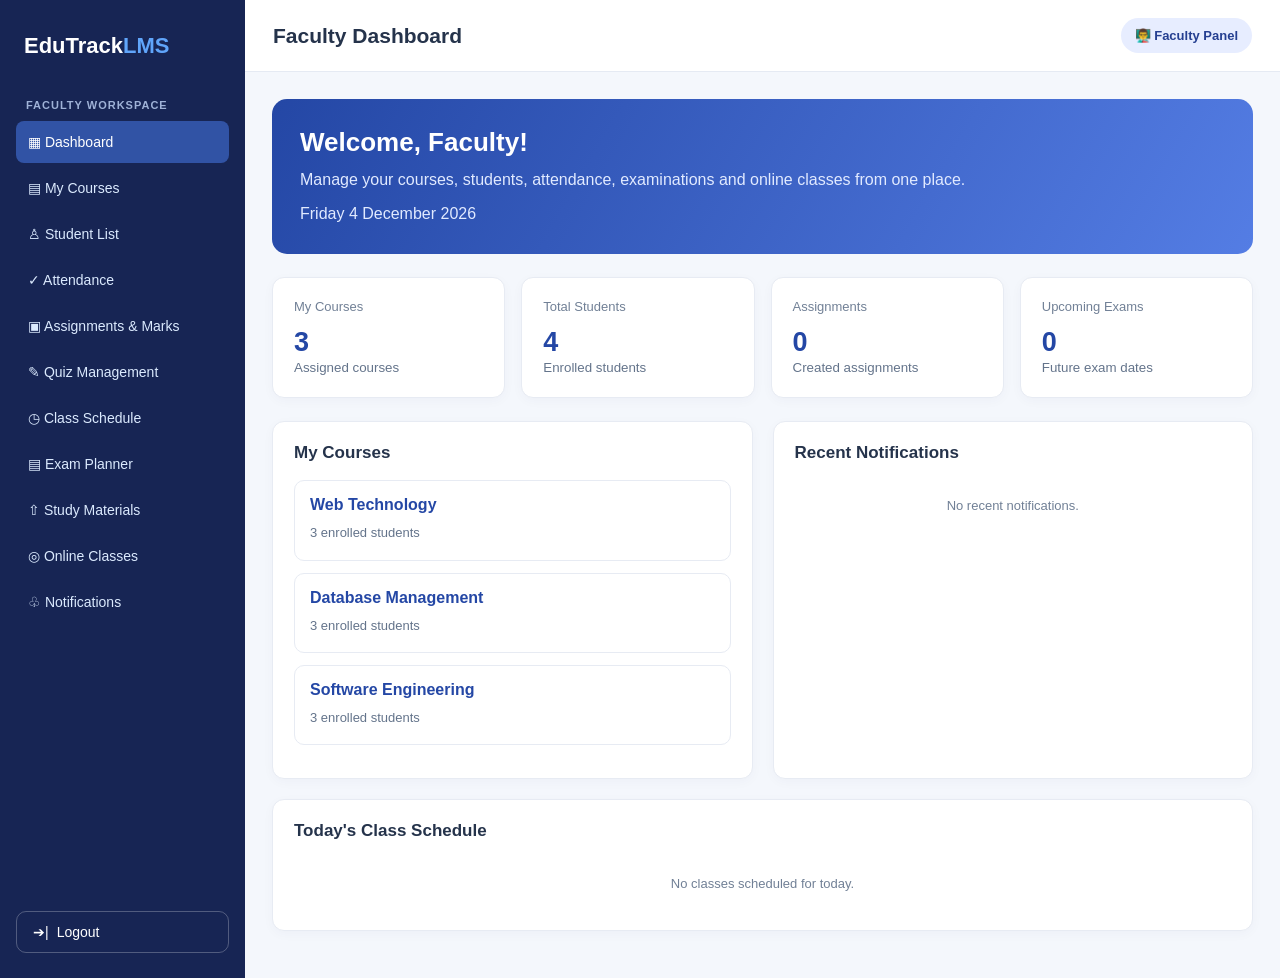
<file: lsm-project/dashboard/faculty-dashboard.html>
<!DOCTYPE html>
<html lang="en">
<head>
<meta charset="UTF-8">
<meta name="viewport" content="width=device-width, initial-scale=1.0">
<title>Faculty Dashboard | University LMS</title>

<style>
* {
    margin: 0;
    padding: 0;
    box-sizing: border-box;
}

body {
    font-family: Arial, sans-serif;
    background: #f4f7fc;
    color: #25334b;
}

button, input, select, textarea {
    font: inherit;
}

button {
    cursor: pointer;
}

.layout {
    display: flex;
    min-height: 100vh;
}

.sidebar {
    width: 245px;
    background: #172554;
    color: white;
    padding: 25px 16px;
    flex-shrink: 0;
    display: flex;
    flex-direction: column;
}

.sidebar-content {
    flex: 1;
}

.logo {
    font-size: 22px;
    font-weight: bold;
    padding: 8px;
    margin-bottom: 32px;
}

.logo span {
    color: #60a5fa;
}

.sidebar h4 {
    color: #9fb2d7;
    font-size: 11px;
    margin: 22px 10px 10px;
    text-transform: uppercase;
    letter-spacing: 1px;
}

.nav {
    display: block;
    width: 100%;
    padding: 13px 12px;
    margin: 4px 0;
    border: none;
    border-radius: 8px;
    color: #dbeafe;
    background: transparent;
    text-align: left;
    font-size: 14px;
}

.nav:hover, .nav.active {
    background: #3153a5;
    color: white;
}

/* Logout Button Styling matching the screenshot */
.btn-logout {
    display: flex;
    align-items: center;
    gap: 8px;
    width: 100%;
    padding: 12px 16px;
    margin-top: 24px;
    background: transparent;
    color: #ffffff;
    border: 1px solid rgba(255, 255, 255, 0.25);
    border-radius: 10px;
    font-size: 14px;
    transition: background 0.2s, border-color 0.2s;
}

.btn-logout:hover {
    background: rgba(255, 255, 255, 0.08);
    border-color: rgba(255, 255, 255, 0.4);
}

.main {
    flex: 1;
    min-width: 0;
}

.topbar {
    background: white;
    padding: 18px 28px;
    display: flex;
    justify-content: space-between;
    align-items: center;
    gap: 15px;
    border-bottom: 1px solid #e5eaf3;
}

.topbar h2 {
    font-size: 21px;
}

.profile {
    background: #e7edff;
    padding: 10px 14px;
    border-radius: 25px;
    color: #253f91;
    font-weight: bold;
    font-size: 13px;
}

.content {
    padding: 27px;
}

.welcome {
    background: linear-gradient(120deg, #2447a5, #547de4);
    padding: 28px;
    border-radius: 15px;
    color: white;
    margin-bottom: 23px;
}

.welcome h1 {
    font-size: 26px;
    margin-bottom: 9px;
}

.welcome p {
    color: #e1eaff;
    line-height: 1.6;
}

.grid {
    display: grid;
    grid-template-columns: repeat(4, minmax(0, 1fr));
    gap: 16px;
    margin-bottom: 23px;
}

.stat, .card {
    background: white;
    padding: 21px;
    border-radius: 12px;
    border: 1px solid #e7ebf3;
    box-shadow: 0 3px 12px #17255408;
}

.stat p {
    font-size: 13px;
    color: #718096;
    margin-bottom: 13px;
}

.stat h2 {
    font-size: 27px;
    color: #2447a5;
}

.stat small {
    color: #64748b;
}

.card {
    margin-bottom: 20px;
}

.card h3 {
    font-size: 17px;
    margin-bottom: 17px;
}

.section {
    display: none;
}

.section.active {
    display: block;
}

.two-col {
    display: grid;
    grid-template-columns: 1fr 1fr;
    gap: 20px;
}

.course {
    padding: 15px;
    border: 1px solid #e7ebf3;
    border-radius: 10px;
    margin-bottom: 12px;
}

.course h4 {
    margin-bottom: 7px;
    color: #2447a5;
}

.course p {
    font-size: 13px;
    color: #64748b;
    line-height: 1.8;
}

.form-grid {
    display: grid;
    grid-template-columns: repeat(2, minmax(0, 1fr));
    gap: 14px;
}

.field {
    margin-bottom: 14px;
}

.field label {
    display: block;
    font-size: 13px;
    font-weight: bold;
    margin-bottom: 7px;
}

.field input, .field select, .field textarea {
    width: 100%;
    padding: 11px;
    border: 1px solid #d9e1ee;
    border-radius: 7px;
    background: white;
    outline-color: #547de4;
}

.field textarea {
    min-height: 85px;
    resize: vertical;
}

.btn {
    border: none;
    border-radius: 7px;
    padding: 11px 15px;
    background: #3159c7;
    color: white;
    font-size: 13px;
    margin: 3px 3px 3px 0;
}

.btn:hover {
    opacity: 0.88;
}

.btn.green {
    background: #12805c;
}

.btn.red {
    background: #dc3545;
}

.btn.gray {
    background: #64748b;
}

.table-wrap {
    overflow-x: auto;
}

table {
    border-collapse: collapse;
    width: 100%;
    font-size: 13px;
    min-width: 550px;
}

th, td {
    padding: 13px 10px;
    text-align: left;
    border-bottom: 1px solid #e8edf5;
}

th {
    background: #f6f8fc;
    color: #52627b;
}

.status {
    display: inline-block;
    padding: 5px 9px;
    border-radius: 20px;
    font-size: 11px;
    background: #dcfce7;
    color: #166534;
}

.notice {
    padding: 13px;
    border-radius: 8px;
    background: #eff6ff;
    margin-bottom: 10px;
    line-height: 1.6;
    font-size: 13px;
    overflow-wrap: anywhere;
}

.muted {
    color: #64748b;
    font-size: 13px;
    line-height: 1.7;
}

.empty {
    padding: 18px;
    color: #718096;
    text-align: center;
    font-size: 13px;
}

.progress {
    height: 8px;
    background: #e7edf8;
    border-radius: 8px;
    overflow: hidden;
    margin-top: 8px;
}

.progress div {
    height: 100%;
    background: #3159c7;
}

@media(max-width: 1000px) {
    .grid {
        grid-template-columns: repeat(2, minmax(0, 1fr));
    }
    .two-col {
        grid-template-columns: 1fr;
    }
}

@media(max-width: 650px) {
    .layout {
        display: block;
    }
    .sidebar {
        width: 100%;
        padding: 12px;
    }
    .logo {
        margin-bottom: 10px;
    }
    .sidebar h4 {
        display: none;
    }
    .nav {
        display: inline-block;
        width: auto;
        padding: 10px;
        font-size: 12px;
    }
    .content {
        padding: 14px;
    }
    .topbar {
        padding: 15px;
    }
    .welcome h1 {
        font-size: 21px;
    }
    .grid {
        gap: 10px;
    }
    .stat {
        padding: 14px;
    }
    .stat h2 {
        font-size: 22px;
    }
    .form-grid {
        grid-template-columns: 1fr;
    }
}
</style>
</head>

<body>

<div class="layout">

    <aside class="sidebar">
        <div class="sidebar-content">
            <div class="logo">EduTrack<span>LMS</span></div>

            <h4>Faculty Workspace</h4>

            <button class="nav active" onclick="showSection('home',this)">▦ Dashboard</button>
            <button class="nav" onclick="showSection('courses',this)">▤ My Courses</button>
            <button class="nav" onclick="showSection('students',this)">♙ Student List</button>
            <button class="nav" onclick="showSection('attendance',this)">✓ Attendance</button>
            <button class="nav" onclick="showSection('assignments',this)">▣ Assignments & Marks</button>
            <button class="nav" onclick="showSection('quizzes',this)">✎ Quiz Management</button>
            <button class="nav" onclick="showSection('schedule',this)">◷ Class Schedule</button>
            <button class="nav" onclick="showSection('exams',this)">▤ Exam Planner</button>
            <button class="nav" onclick="showSection('materials',this)">⇧ Study Materials</button>
            <button class="nav" onclick="showSection('online',this)">◎ Online Classes</button>
            <button class="nav" onclick="showSection('notifications',this)">♧ Notifications</button>
        </div>

        <!-- Logout Button -->
        <button class="btn-logout" onclick="logout()">
            <span>➔|</span> Logout
        </button>
    </aside>

    <main class="main">

        <header class="topbar">
            <h2 id="pageTitle">Faculty Dashboard</h2>
            <div class="profile">👨‍🏫 Faculty Panel</div>
        </header>

        <div class="content">

            <!-- DASHBOARD -->
            <section id="home" class="section active">

                <div class="welcome">
                    <h1>Welcome, Faculty!</h1>
                    <p>Manage your courses, students, attendance, examinations and online classes from one place.</p>
                    <p id="today" style="margin-top:8px;"></p>
                </div>

                <div class="grid">
                    <div class="stat">
                        <p>My Courses</p>
                        <h2 id="courseCount">0</h2>
                        <small>Assigned courses</small>
                    </div>
                    <div class="stat">
                        <p>Total Students</p>
                        <h2 id="studentCount">0</h2>
                        <small>Enrolled students</small>
                    </div>
                    <div class="stat">
                        <p>Assignments</p>
                        <h2 id="assignmentCount">0</h2>
                        <small>Created assignments</small>
                    </div>
                    <div class="stat">
                        <p>Upcoming Exams</p>
                        <h2 id="examCount">0</h2>
                        <small>Future exam dates</small>
                    </div>
                </div>

                <div class="two-col">
                    <div class="card">
                        <h3>My Courses</h3>
                        <div id="homeCourses"></div>
                    </div>

                    <div class="card">
                        <h3>Recent Notifications</h3>
                        <div id="homeNotifications"></div>
                    </div>
                </div>

                <div class="card">
                    <h3>Today's Class Schedule</h3>
                    <div id="todayClasses"></div>
                </div>

            </section>

            <!-- COURSES -->
            <section id="courses" class="section">
                <div class="card">
                    <h3>My Courses</h3>
                    <p class="muted">Courses assigned to the logged-in faculty.</p>
                    <div id="courseList" style="margin-top:15px;"></div>
                </div>
            </section>

            <!-- STUDENTS -->
            <section id="students" class="section">
                <div class="card">
                    <h3>Student List</h3>
                    <div class="field">
                        <label>Filter by Course</label>
                        <select id="studentCourseFilter" onchange="renderStudents()">
                            <option value="">All Courses</option>
                        </select>
                    </div>
                    <div class="table-wrap">
                        <table>
                            <thead>
                                <tr>
                                    <th>Student ID</th>
                                    <th>Name</th>
                                    <th>Department</th>
                                    <th>Email</th>
                                    <th>Course</th>
                                </tr>
                            </thead>
                            <tbody id="studentTable"></tbody>
                        </table>
                    </div>
                </div>
            </section>

            <!-- ATTENDANCE -->
            <section id="attendance" class="section">
                <div class="card">
                    <h3>Mark Attendance</h3>

                    <div class="form-grid">
                        <div class="field">
                            <label>Course</label>
                            <select id="attCourse"></select>
                        </div>
                        <div class="field">
                            <label>Class Date</label>
                            <input type="date" id="attDate">
                        </div>
                    </div>

                    <button class="btn" onclick="loadAttendance()">Load Students</button>
                    <div id="attendanceEditor" style="margin-top:20px;"></div>
                </div>

                <div class="card">
                    <h3>Attendance Percentage</h3>
                    <div class="table-wrap">
                        <table>
                            <thead>
                                <tr>
                                    <th>Student</th>
                                    <th>Course</th>
                                    <th>Present</th>
                                    <th>Total Classes</th>
                                    <th>Percentage</th>
                                </tr>
                            </thead>
                            <tbody id="attendanceSummary"></tbody>
                        </table>
                    </div>
                </div>
            </section>

            <!-- ASSIGNMENTS AND MARKS -->
            <section id="assignments" class="section">

                <div class="card">
                    <h3>Create Assignment</h3>

                    <form id="assignmentForm">
                        <div class="form-grid">
                            <div class="field">
                                <label>Assignment Title</label>
                                <input id="assignmentTitle" required>
                            </div>
                            <div class="field">
                                <label>Course</label>
                                <select id="assignmentCourse"></select>
                            </div>
                            <div class="field">
                                <label>Deadline</label>
                                <input type="datetime-local" id="assignmentDeadline" required>
                            </div>
                            <div class="field">
                                <label>Total Marks</label>
                                <input type="number" id="assignmentMarks" min="1" value="10" required>
                            </div>
                        </div>
                        <div class="field">
                            <label>Instructions</label>
                            <textarea id="assignmentDescription"></textarea>
                        </div>
                        <button class="btn">Create Assignment</button>
                    </form>
                </div>

                <div class="card">
                    <h3>Assignment List</h3>
                    <div id="assignmentList"></div>
                </div>

                <div class="card">
                    <h3>Update Student Marks</h3>
                    <form id="marksForm">
                        <div class="form-grid">
                            <div class="field">
                                <label>Student</label>
                                <select id="marksStudent"></select>
                            </div>
                            <div class="field">
                                <label>Course</label>
                                <select id="marksCourse"></select>
                            </div>
                            <div class="field">
                                <label>Assessment Name</label>
                                <input id="marksTitle" required placeholder="Midterm / Assignment">
                            </div>
                            <div class="field">
                                <label>Marks Obtained</label>
                                <input type="number" id="marksObtained" min="0" required>
                            </div>
                            <div class="field">
                                <label>Total Marks</label>
                                <input type="number" id="marksTotal" min="1" value="100" required>
                            </div>
                        </div>
                        <button class="btn">Save Marks</button>
                    </form>
                    <div id="marksList" style="margin-top:20px;"></div>
                </div>
            </section>

            <!-- QUIZZES -->
            <section id="quizzes" class="section">
                <div class="card">
                    <h3>Create Quiz</h3>
                    <form id="quizForm">
                        <div class="form-grid">
                            <div class="field">
                                <label>Quiz Title</label>
                                <input id="quizTitle" required>
                            </div>
                            <div class="field">
                                <label>Course</label>
                                <select id="quizCourse"></select>
                            </div>
                            <div class="field">
                                <label>Start Date & Time</label>
                                <input type="datetime-local" id="quizStart" required>
                            </div>
                            <div class="field">
                                <label>End Date & Time</label>
                                <input type="datetime-local" id="quizEnd" required>
                            </div>
                            <div class="field">
                                <label>Duration (minutes)</label>
                                <input type="number" id="quizDuration" min="1" value="15" required>
                            </div>
                            <div class="field">
                                <label>Total Marks</label>
                                <input type="number" id="quizMarks" min="1" value="10" required>
                            </div>
                        </div>
                        <button class="btn">Create Quiz</button>
                    </form>
                </div>
                <div class="card">
                    <h3>Scheduled Quizzes</h3>
                    <div id="quizList"></div>
                </div>
            </section>

            <!-- CLASS SCHEDULE -->
            <section id="schedule" class="section">
                <div class="card">
                    <h3>Update Class Schedule</h3>
                    <p class="muted">Lunch break is treated as 1:00 PM–2:00 PM in this demo. Change it in the JavaScript if your university uses different hours.</p>

                    <form id="scheduleForm" style="margin-top:16px;">
                        <div class="form-grid">
                            <div class="field">
                                <label>Course</label>
                                <select id="scheduleCourse"></select>
                            </div>
                            <div class="field">
                                <label>Class Date</label>
                                <input type="date" id="scheduleDate" required>
                            </div>
                            <div class="field">
                                <label>Start Time</label>
                                <input type="time" id="scheduleStart" required>
                            </div>
                            <div class="field">
                                <label>End Time</label>
                                <input type="time" id="scheduleEnd" required>
                            </div>
                            <div class="field">
                                <label>Room / Location</label>
                                <input id="scheduleRoom" required placeholder="Room 301">
                            </div>
                        </div>
                        <button class="btn">Save Schedule</button>
                    </form>
                </div>

                <div class="card">
                    <h3>Lunch Slot Availability</h3>
                    <div id="lunchAvailability"></div>
                </div>

                <div class="card">
                    <h3>All Scheduled Classes</h3>
                    <div id="scheduleList"></div>
                </div>
            </section>

            <!-- EXAMS -->
            <section id="exams" class="section">
                <div class="card">
                    <h3>Schedule an Exam</h3>
                    <form id="examForm">
                        <div class="form-grid">
                            <div class="field">
                                <label>Exam Name</label>
                                <input id="examTitle" required placeholder="Midterm Examination">
                            </div>
                            <div class="field">
                                <label>Course</label>
                                <select id="examCourse"></select>
                            </div>
                            <div class="field">
                                <label>Exam Date</label>
                                <input type="date" id="examDate" required>
                            </div>
                            <div class="field">
                                <label>Start Time</label>
                                <input type="time" id="examStart" required>
                            </div>
                            <div class="field">
                                <label>End Time</label>
                                <input type="time" id="examEnd" required>
                            </div>
                            <div class="field">
                                <label>Room</label>
                                <input id="examRoom" required>
                            </div>
                        </div>
                        <button class="btn">Publish Exam Schedule</button>
                    </form>
                </div>

                <div class="card">
                    <h3>Exam Schedule</h3>
                    <div id="examList"></div>
                </div>
            </section>

            <!-- MATERIALS -->
            <section id="materials" class="section">
                <div class="card">
                    <h3>Upload Study Materials</h3>

                    <form id="materialForm">
                        <div class="form-grid">
                            <div class="field">
                                <label>Material Title</label>
                                <input id="materialTitle" required>
                            </div>
                            <div class="field">
                                <label>Course</label>
                                <select id="materialCourse"></select>
                            </div>
                            <div class="field">
                                <label>Select File</label>
                                <input type="file" id="materialFile" required accept=".pdf,.ppt,.pptx,.doc,.docx,.txt,.zip">
                            </div>
                        </div>
                        <button class="btn">Upload Material</button>
                    </form>

                    <p class="muted" style="margin-top:12px;">
                        Demo mode stores file information only. Actual file storage requires a backend or cloud storage.
                    </p>
                </div>

                <div class="card">
                    <h3>Uploaded Materials</h3>
                    <div id="materialList"></div>
                </div>
            </section>

            <!-- ONLINE CLASSES -->
            <section id="online" class="section">
                <div class="card">
                    <h3>Create Online Class</h3>
                    <form id="onlineForm">
                        <div class="form-grid">
                            <div class="field">
                                <label>Class Title</label>
                                <input id="onlineTitle" required>
                            </div>
                            <div class="field">
                                <label>Course</label>
                                <select id="onlineCourse"></select>
                            </div>
                            <div class="field">
                                <label>Platform</label>
                                <select id="onlinePlatform">
                                    <option>Google Meet</option>
                                    <option>Zoom</option>
                                    <option>Microsoft Teams</option>
                                </select>
                            </div>
                            <div class="field">
                                <label>Class Date & Time</label>
                                <input type="datetime-local" id="onlineDate" required>
                            </div>
                            <div class="field">
                                <label>Meeting Link</label>
                                <input type="url" id="onlineLink" required placeholder="https://meet.google.com/...">
                            </div>
                        </div>
                        <button class="btn">Publish Online Class</button>
                    </form>
                </div>

                <div class="card">
                    <h3>Online Class Links</h3>
                    <div id="onlineList"></div>
                </div>
            </section>

            <!-- NOTIFICATIONS -->
            <section id="notifications" class="section">
                <div class="card">
                    <h3>Send Course Announcement</h3>
                    <form id="announcementForm">
                        <div class="field">
                            <label>Course</label>
                            <select id="announcementCourse"></select>
                        </div>
                        <div class="field">
                            <label>Announcement Title</label>
                            <input id="announcementTitle" required>
                        </div>
                        <div class="field">
                            <label>Message</label>
                            <textarea id="announcementMessage" required></textarea>
                        </div>
                        <button class="btn">Publish Announcement</button>
                    </form>
                </div>

                <div class="card">
                    <h3>Notification History</h3>
                    <div id="notificationList"></div>
                </div>
            </section>

        </div>
    </main>
</div>

<script>

const defaultData = {
    courses: [
        {id: "C101", name: "Web Technology", department: "ICT"},
        {id: "C102", name: "Database Management", department: "ICT"},
        {id: "C103", name: "Software Engineering", department: "ICT"}
    ],

    students: [
        {id: "2024001", name: "Papia Akter", department: "ICT", email: "papia@example.com", courses: ["C101","C102"]},
        {id: "2024002", name: "Alin Das", department: "ICT", email: "alin@example.com", courses: ["C101","C103"]},
        {id: "2024003", name: "Nadia Islam", department: "ICT", email: "nadia@example.com", courses: ["C102","C103"]},
        {id: "2024004", name: "Rahim Ahmed", department: "ICT", email: "rahim@example.com", courses: ["C101","C102","C103"]}
    ],

    assignments: [],
    quizzes: [],
    schedules: [],
    exams: [],
    materials: [],
    onlineClasses: [],
    attendance: [],
    marks: [],
    notifications: []
};

let data;

try {
    const saved = localStorage.getItem("facultyLMSData");
    data = saved ? JSON.parse(saved) : JSON.parse(JSON.stringify(defaultData));
} catch (error) {
    data = JSON.parse(JSON.stringify(defaultData));
}

function saveData() {
    localStorage.setItem("facultyLMSData", JSON.stringify(data));
}

function logout() {
    localStorage.removeItem("user");
    localStorage.removeItem("token");
    window.location.href = "../login.html";
}

function escapeHTML(value) {
    return String(value ?? "").replace(/[&<>"']/g, function(char) {
        return {
            "&": "&amp;",
            "<": "&lt;",
            ">": "&gt;",
            '"': "&quot;",
            "'": "&#39;"
        }[char];
    });
}

function courseName(id) {
    const course = data.courses.find(c => c.id === id);
    return course ? course.name : "Unknown Course";
}

function getStudents(courseId) {
    return data.students.filter(s => s.courses.includes(courseId));
}

function dateText(value) {
    if (!value) return "-";
    return new Date(value).toLocaleString();
}

function localDate() {
    const now = new Date();
    return now.getFullYear() + "-" +
        String(now.getMonth() + 1).padStart(2, "0") + "-" +
        String(now.getDate()).padStart(2, "0");
}

function todayDateTime() {
    return new Date().toLocaleDateString("en-GB", {
        weekday: "long",
        year: "numeric",
        month: "long",
        day: "numeric"
    });
}

document.getElementById("today").textContent = todayDateTime();

function showSection(id, button) {
    document.querySelectorAll(".section").forEach(section => {
        section.classList.remove("active");
    });

    document.getElementById(id).classList.add("active");

    document.querySelectorAll(".nav").forEach(nav => {
        nav.classList.remove("active");
    });

    if (button) button.classList.add("active");

    const names = {
        home: "Faculty Dashboard",
        courses: "My Courses",
        students: "Student List",
        attendance: "Attendance Management",
        assignments: "Assignments & Marks",
        quizzes: "Quiz Management",
        schedule: "Class Schedule",
        exams: "Exam Planner",
        materials: "Study Materials",
        online: "Online Classes",
        notifications: "Notifications"
    };

    document.getElementById("pageTitle").textContent = names[id];
    renderAll();
}

function fillCourseSelect(id, includeAll = false) {
    const select = document.getElementById(id);
    if (!select) return;

    const oldValue = select.value;

    select.innerHTML = (includeAll
        ? '<option value="">All Courses</option>'
        : '') + data.courses.map(c =>
            `<option value="${escapeHTML(c.id)}">${escapeHTML(c.name)}</option>`
        ).join("");

    if (oldValue && [...select.options].some(o => o.value === oldValue)) {
        select.value = oldValue;
    }
}

function fillStudentSelect() {
    const select = document.getElementById("marksStudent");
    const oldValue = select.value;

    select.innerHTML = data.students.map(s =>
        `<option value="${escapeHTML(s.id)}">${escapeHTML(s.name)} (${escapeHTML(s.id)})</option>`
    ).join("");

    if ([...select.options].some(o => o.value === oldValue)) {
        select.value = oldValue;
    }
}

function sendNotification(courseId, title, message) {
    const recipients = getStudents(courseId);

    data.notifications.unshift({
        id: Date.now() + Math.random(),
        courseId,
        title,
        message,
        date: new Date().toISOString(),
        recipients: recipients.length,
        emailsSent: false
    });

    saveData();

    alert(
        "Update saved in the demo!\n\n" +
        "Course: " + courseName(courseId) + "\n" +
        "Students to notify: " + recipients.length + "\n\n" +
        "Real emails are NOT sent by this frontend. Connect a backend and email service to send them."
    );
}

function renderTable(headers, rows) {
    if (!rows.length) return '<div class="empty">No records available yet.</div>';

    return `<div class="table-wrap"><table>
        <thead><tr>${headers.map(h => `<th>${h}</th>`).join("")}</tr></thead>
        <tbody>${rows.map(row =>
            `<tr>${row.map(cell => `<td>${cell}</td>`).join("")}</tr>`
        ).join("")}</tbody>
    </table></div>`;
}

function renderCourses() {
    document.getElementById("courseList").innerHTML = data.courses.map(c => `
        <div class="course">
            <h4>${escapeHTML(c.name)}</h4>
            <p>Course ID: ${escapeHTML(c.id)}</p>
            <p>Department: ${escapeHTML(c.department)}</p>
            <p>Enrolled Students: ${getStudents(c.id).length}</p>
        </div>
    `).join("");

    document.getElementById("homeCourses").innerHTML =
        data.courses.map(c => `
            <div class="course">
                <h4>${escapeHTML(c.name)}</h4>
                <p>${getStudents(c.id).length} enrolled students</p>
            </div>
        `).join("");
}

function renderStudents() {
    const filter = document.getElementById("studentCourseFilter").value;

    const students = data.students.filter(s =>
        !filter || s.courses.includes(filter)
    );

    document.getElementById("studentTable").innerHTML = students.map(s => `
        <tr>
            <td>${escapeHTML(s.id)}</td>
            <td>${escapeHTML(s.name)}</td>
            <td>${escapeHTML(s.department)}</td>
            <td>${escapeHTML(s.email)}</td>
            <td>${s.courses.map(courseName).map(escapeHTML).join(", ")}</td>
        </tr>
    `).join("");
}

function renderAttendance() {
    const rows = [];

    data.courses.forEach(course => {
        getStudents(course.id).forEach(student => {
            const records = data.attendance.filter(a =>
                a.courseId === course.id && a.studentId === student.id
            );

            const present = records.filter(a => a.status === "Present").length;
            const total = records.length;
            const percent = total ? Math.round(present / total * 100) : 0;

            rows.push([
                escapeHTML(student.name),
                escapeHTML(course.name),
                present,
                total,
                `${percent}%<div class="progress"><div style="width:${percent}%"></div></div>`
            ]);
        });
    });

    document.getElementById("attendanceSummary").innerHTML = rows.map(row =>
        `<tr>${row.map(cell => `<td>${cell}</td>`).join("")}</tr>`
    ).join("");
}

function loadAttendance() {
    const courseId = document.getElementById("attCourse").value;
    const date = document.getElementById("attDate").value;

    if (!date) {
        alert("Please select the class date.");
        return;
    }

    const students = getStudents(courseId);

    document.getElementById("attendanceEditor").innerHTML = `
        ${students.map(s => {
            const existing = data.attendance.find(a =>
                a.courseId === courseId &&
                a.studentId === s.id &&
                a.date === date
            );

            return `
                <div class="course">
                    <strong>${escapeHTML(s.name)}</strong>
                    <p class="muted">${escapeHTML(s.id)}</p>
                    <select id="att_${escapeHTML(s.id)}">
                        <option ${!existing || existing.status === "Present" ? "selected" : ""}>Present</option>
                        <option ${existing && existing.status === "Absent" ? "selected" : ""}>Absent</option>
                    </select>
                </div>
            `;
        }).join("")}
        <button class="btn green" onclick="saveAttendance('${escapeHTML(courseId)}','${escapeHTML(date)}')">Save Attendance</button>
    `;
}

function saveAttendance(courseId, date) {
    getStudents(courseId).forEach(student => {
        const status = document.getElementById("att_" + student.id).value;

        const existing = data.attendance.find(a =>
            a.courseId === courseId &&
            a.studentId === student.id &&
            a.date === date
        );

        if (existing) {
            existing.status = status;
        } else {
            data.attendance.push({
                courseId,
                studentId: student.id,
                date,
                status
            });
        }
    });

    saveData();
    sendNotification(courseId, "Attendance Updated", "Attendance was updated for " + date);
    renderAll();
}

function renderAssignments() {
    document.getElementById("assignmentList").innerHTML =
        data.assignments.map((a, index) => `
            <div class="course">
                <h4>${escapeHTML(a.title)}</h4>
                <p>Course: ${escapeHTML(courseName(a.courseId))}</p>
                <p>Deadline: ${escapeHTML(dateText(a.deadline))}</p>
                <p>Total Marks: ${escapeHTML(a.marks)}</p>
                <p>${escapeHTML(a.description || "No instructions provided.")}</p>
                <button class="btn red" onclick="deleteRecord('assignments',${index})">Delete</button>
            </div>
        `).join("") || '<div class="empty">No assignments created.</div>';

    document.getElementById("marksList").innerHTML = renderTable(
        ["Student", "Course", "Assessment", "Marks", "Percentage"],
        data.marks.map(m => [
            escapeHTML(data.students.find(s => s.id === m.studentId)?.name || m.studentId),
            escapeHTML(courseName(m.courseId)),
            escapeHTML(m.title),
            `${m.obtained}/${m.total}`,
            Math.round(m.obtained / m.total * 100) + "%"
        ])
    );
}

function renderQuizzes() {
    document.getElementById("quizList").innerHTML =
        data.quizzes.map((q, index) => `
            <div class="course">
                <h4>${escapeHTML(q.title)}</h4>
                <p>Course: ${escapeHTML(courseName(q.courseId))}</p>
                <p>Start: ${escapeHTML(dateText(q.start))}</p>
                <p>End: ${escapeHTML(dateText(q.end))}</p>
                <p>Duration: ${escapeHTML(q.duration)} minutes | Marks: ${escapeHTML(q.marks)}</p>
                <button class="btn red" onclick="deleteRecord('quizzes',${index})">Delete</button>
            </div>
        `).join("") || '<div class="empty">No quizzes scheduled.</div>';
}

function overlaps(start1, end1, start2, end2) {
    return start1 < end2 && start2 < end1;
}

function renderSchedule() {
    const rows = data.schedules.map((s, index) => [
        escapeHTML(courseName(s.courseId)),
        escapeHTML(s.date),
        escapeHTML(s.start),
        escapeHTML(s.end),
        escapeHTML(s.room),
        `<button class="btn red" onclick="deleteRecord('schedules',${index})">Delete</button>`
    ]);

    document.getElementById("scheduleList").innerHTML = renderTable(
        ["Course", "Date", "Start", "End", "Room", "Action"], rows
    );

    const lunchStart = "13:00";
    const lunchEnd = "14:00";

    const lunch = data.schedules.filter(s =>
        s.date >= localDate() &&
        overlaps(s.start, s.end, lunchStart, lunchEnd)
    );

    document.getElementById("lunchAvailability").innerHTML = lunch.length
        ? lunch.map(s => `
            <div class="notice">
                <strong>${escapeHTML(s.date)} — ${escapeHTML(courseName(s.courseId))}</strong><br>
                ${escapeHTML(s.start)}–${escapeHTML(s.end)} | ${escapeHTML(s.room)}
            </div>
        `).join("")
        : '<div class="notice">No scheduled classes overlap the 1:00 PM–2:00 PM lunch slot on upcoming dates in this demo.</div>';

    const today = localDate();

    const todayClasses = data.schedules.filter(s => s.date === today);

    document.getElementById("todayClasses").innerHTML =
        todayClasses.length
            ? todayClasses.map(s => `
                <div class="notice">
                    ${escapeHTML(courseName(s.courseId))} |
                    ${escapeHTML(s.start)}–${escapeHTML(s.end)} |
                    ${escapeHTML(s.room)}
                </div>
            `).join("")
            : '<div class="empty">No classes scheduled for today.</div>';
}

function renderExams() {
    document.getElementById("examList").innerHTML =
        data.exams.map((e, index) => `
            <div class="course">
                <h4>${escapeHTML(e.title)}</h4>
                <p>Course: ${escapeHTML(courseName(e.courseId))}</p>
                <p>Date: ${escapeHTML(e.date)}</p>
                <p>Time: ${escapeHTML(e.start)}–${escapeHTML(e.end)}</p>
                <p>Room: ${escapeHTML(e.room)}</p>
                <button class="btn red" onclick="deleteRecord('exams',${index})">Delete</button>
            </div>
        `).join("") || '<div class="empty">No exams scheduled.</div>';
}

function renderMaterials() {
    document.getElementById("materialList").innerHTML =
        data.materials.map(m => `
            <div class="course">
                <h4>${escapeHTML(m.title)}</h4>
                <p>Course: ${escapeHTML(courseName(m.courseId))}</p>
                <p>File: ${escapeHTML(m.fileName)}</p>
                <p>Uploaded: ${escapeHTML(dateText(m.date))}</p>
            </div>
        `).join("") || '<div class="empty">No study materials uploaded.</div>';
}

function renderOnline() {
    document.getElementById("onlineList").innerHTML =
        data.onlineClasses.map(o => `
            <div class="course">
                <h4>${escapeHTML(o.title)}</h4>
                <p>Course: ${escapeHTML(courseName(o.courseId))}</p>
                <p>Platform: ${escapeHTML(o.platform)}</p>
                <p>Date: ${escapeHTML(dateText(o.date))}</p>
                <p><a href="${escapeHTML(o.link)}" target="_blank" rel="noopener noreferrer">Open Meeting Link</a></p>
            </div>
        `).join("") || '<div class="empty">No online classes scheduled.</div>';
}

function renderNotifications() {
    document.getElementById("notificationList").innerHTML =
        data.notifications.map(n => `
            <div class="notice">
                <strong>${escapeHTML(n.title)}</strong><br>
                Course: ${escapeHTML(courseName(n.courseId))}<br>
                ${escapeHTML(n.message)}<br>
                <small>${escapeHTML(dateText(n.date))} | Intended recipients: ${n.recipients}</small>
                <br><small>Email delivery: Backend required</small>
            </div>
        `).join("") || '<div class="empty">No notifications yet.</div>';

    document.getElementById("homeNotifications").innerHTML =
        data.notifications.slice(0, 4).map(n => `
            <div class="notice">
                <strong>${escapeHTML(n.title)}</strong><br>
                ${escapeHTML(n.message)}
            </div>
        `).join("") || '<div class="empty">No recent notifications.</div>';
}

function deleteRecord(collection, index) {
    if (!confirm("Are you sure you want to delete this record?")) return;
    data[collection].splice(index, 1);
    saveData();
    renderAll();
}

function renderAll() {
    [
        "attCourse", "assignmentCourse", "quizCourse",
        "scheduleCourse", "examCourse", "materialCourse",
        "onlineCourse", "announcementCourse", "marksCourse"
    ].forEach(id => fillCourseSelect(id));

    fillCourseSelect("studentCourseFilter", true);
    fillStudentSelect();

    document.getElementById("courseCount").textContent = data.courses.length;
    document.getElementById("studentCount").textContent = data.students.length;
    document.getElementById("assignmentCount").textContent = data.assignments.length;
    document.getElementById("examCount").textContent =
        data.exams.filter(e => e.date >= localDate()).length;

    renderCourses();
    renderStudents();
    renderAttendance();
    renderAssignments();
    renderQuizzes();
    renderSchedule();
    renderExams();
    renderMaterials();
    renderOnline();
    renderNotifications();
}

// =====================================
// FORM HANDLERS
// =====================================

document.getElementById("assignmentForm").addEventListener("submit", function(e) {
    e.preventDefault();

    const assignment = {
        title: document.getElementById("assignmentTitle").value.trim(),
        courseId: document.getElementById("assignmentCourse").value,
        deadline: document.getElementById("assignmentDeadline").value,
        marks: Number(document.getElementById("assignmentMarks").value),
        description: document.getElementById("assignmentDescription").value.trim()
    };

    if (!assignment.title || assignment.marks < 1) return alert("Enter valid assignment details.");

    data.assignments.push(assignment);
    saveData();

    sendNotification(assignment.courseId, "New Assignment", assignment.title +
        " | Deadline: " + assignment.deadline);

    this.reset();
    renderAll();
});

document.getElementById("marksForm").addEventListener("submit", function(e) {
    e.preventDefault();

    const obtained = Number(document.getElementById("marksObtained").value);
    const total = Number(document.getElementById("marksTotal").value);

    if (total <= 0 || obtained < 0 || obtained > total) {
        return alert("Marks must be between 0 and total marks.");
    }

    const record = {
        studentId: document.getElementById("marksStudent").value,
        courseId: document.getElementById("marksCourse").value,
        title: document.getElementById("marksTitle").value.trim(),
        obtained,
        total
    };

    data.marks.push(record);
    saveData();

    sendNotification(record.courseId, "Marks Updated",
        "Marks have been updated for " +
        (data.students.find(s => s.id === record.studentId)?.name || record.studentId));

    this.reset();
    renderAll();
});

document.getElementById("quizForm").addEventListener("submit", function(e) {
    e.preventDefault();

    const quiz = {
        title: document.getElementById("quizTitle").value.trim(),
        courseId: document.getElementById("quizCourse").value,
        start: document.getElementById("quizStart").value,
        end: document.getElementById("quizEnd").value,
        duration: Number(document.getElementById("quizDuration").value),
        marks: Number(document.getElementById("quizMarks").value)
    };

    if (quiz.end <= quiz.start) return alert("Quiz end time must be after start time.");

    data.quizzes.push(quiz);
    saveData();

    sendNotification(quiz.courseId, "New Quiz Scheduled",
        quiz.title + " | Starts: " + quiz.start + " | Ends: " + quiz.end);

    this.reset();
    renderAll();
});

document.getElementById("scheduleForm").addEventListener("submit", function(e) {
    e.preventDefault();

    const item = {
        courseId: document.getElementById("scheduleCourse").value,
        date: document.getElementById("scheduleDate").value,
        start: document.getElementById("scheduleStart").value,
        end: document.getElementById("scheduleEnd").value,
        room: document.getElementById("scheduleRoom").value.trim()
    };

    if (item.end <= item.start) return alert("End time must be after start time.");

    const conflicts = data.schedules.filter(s =>
        s.date === item.date &&
        overlaps(s.start, s.end, item.start, item.end)
    );

    if (conflicts.length) {
        return alert("Warning: Another class overlaps this time. Choose a free slot first.");
    }

    data.schedules.push(item);
    saveData();

    sendNotification(item.courseId, "Class Schedule Updated",
        courseName(item.courseId) + " | " + item.date + " | " +
        item.start + "–" + item.end + " | " + item.room);

    this.reset();
    renderAll();
});

document.getElementById("examForm").addEventListener("submit", function(e) {
    e.preventDefault();

    const item = {
        title: document.getElementById("examTitle").value.trim(),
        courseId: document.getElementById("examCourse").value,
        date: document.getElementById("examDate").value,
        start: document.getElementById("examStart").value,
        end: document.getElementById("examEnd").value,
        room: document.getElementById("examRoom").value.trim()
    };

    if (item.end <= item.start) return alert("Exam end time must be after start time.");

    const conflicts = data.exams.filter(exam =>
        exam.date === item.date &&
        overlaps(exam.start, exam.end, item.start, item.end)
    );

    if (conflicts.length) {
        return alert("Warning: Another exam overlaps this time.");
    }

    data.exams.push(item);
    saveData();

    sendNotification(item.courseId, "Exam Schedule Published",
        item.title + " | " + item.date + " | " +
        item.start + "–" + item.end + " | Room: " + item.room);

    this.reset();
    renderAll();
});

document.getElementById("materialForm").addEventListener("submit", function(e) {
    e.preventDefault();

    const file = document.getElementById("materialFile").files[0];
    if (!file) return alert("Please select a file.");

    const item = {
        title: document.getElementById("materialTitle").value.trim(),
        courseId: document.getElementById("materialCourse").value,
        fileName: file.name,
        date: new Date().toISOString()
    };

    data.materials.push(item);
    saveData();

    sendNotification(item.courseId, "New Study Material",
        item.title + " | File: " + item.fileName);

    this.reset();
    renderAll();
});

document.getElementById("onlineForm").addEventListener("submit", function(e) {
    e.preventDefault();

    const link = document.getElementById("onlineLink").value.trim();

    if (!/^https?:\/\//i.test(link)) {
        return alert("Enter a valid online meeting URL.");
    }

    const item = {
        title: document.getElementById("onlineTitle").value.trim(),
        courseId: document.getElementById("onlineCourse").value,
        platform: document.getElementById("onlinePlatform").value,
        date: document.getElementById("onlineDate").value,
        link
    };

    data.onlineClasses.push(item);
    saveData();

    sendNotification(item.courseId, "Online Class Announced",
        item.title + " | " + item.date + " | Meeting link: " + item.link);

    this.reset();
    renderAll();
});

document.getElementById("announcementForm").addEventListener("submit", function(e) {
    e.preventDefault();

    const courseId = document.getElementById("announcementCourse").value;
    const title = document.getElementById("announcementTitle").value.trim();
    const message = document.getElementById("announcementMessage").value.trim();

    if (!title || !message) return alert("Enter the title and message.");

    sendNotification(courseId, title, message);

    this.reset();
    renderAll();
});

// Default dates
document.getElementById("attDate").value = localDate();
document.getElementById("scheduleDate").value = localDate();

renderAll();
</script>

</body>
</html>
</file>
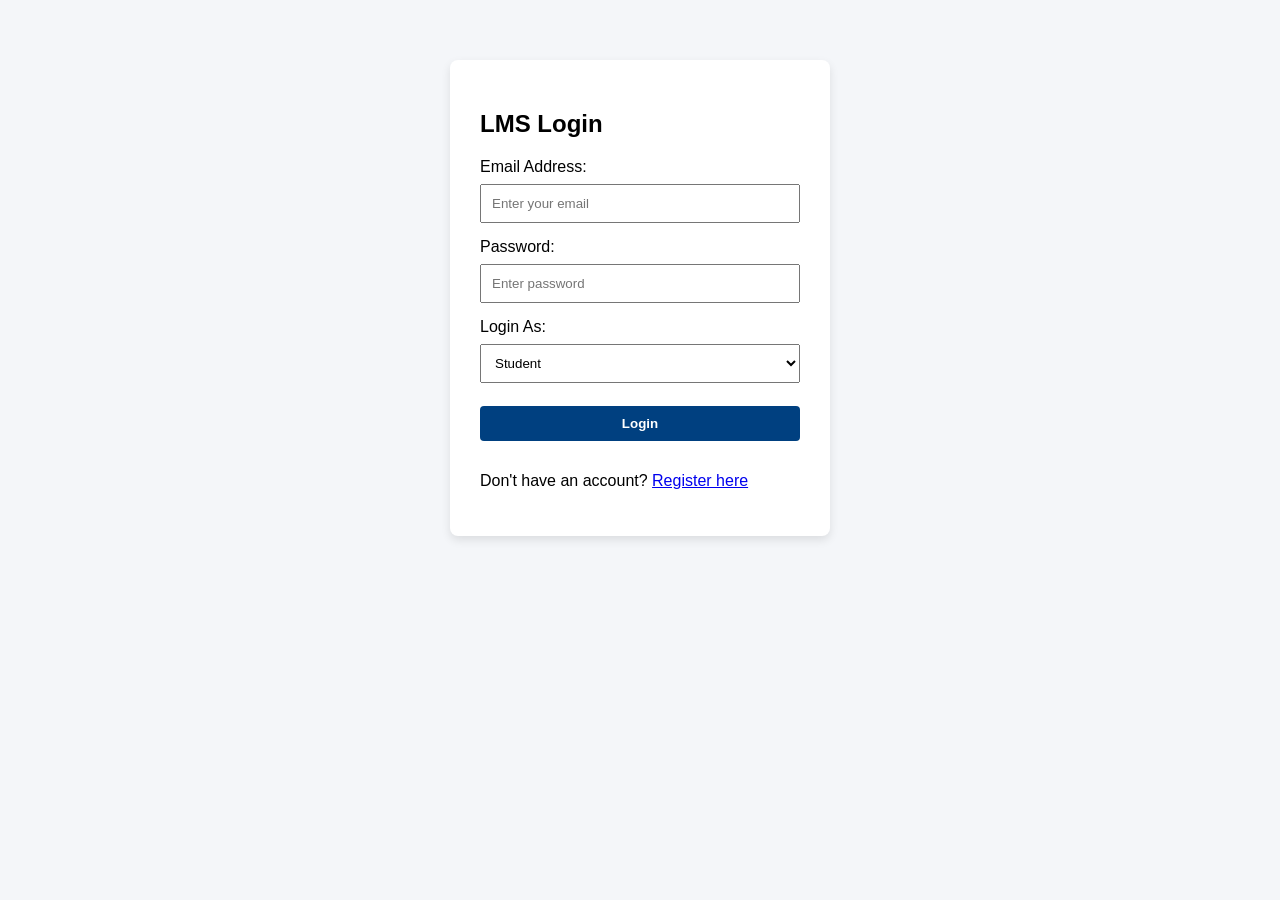
<file: lsm-project/dashboard/student-dashboard.html>
<!DOCTYPE html>
<html lang="en">
<head>
<meta charset="UTF-8">
<meta name="viewport" content="width=device-width, initial-scale=1.0">
<title>Student Portal | BUP LMS</title>

<style>
:root {
    --navy: #14264b;
    --blue: #2563eb;
    --bg: #f3f6fc;
    --text: #243047;
    --muted: #64748b;
    --border: #e2e8f0;
    --green: #059669;
}
* { box-sizing: border-box; margin: 0; padding: 0; }
body { font-family: Arial, sans-serif; background: var(--bg); color: var(--text); }
button, input, select, textarea { font: inherit; }
button, a { -webkit-tap-highlight-color: transparent; }
button { cursor: pointer; }
.layout { display: flex; min-height: 100vh; }
.sidebar {
    width: 240px; flex-shrink: 0; background: var(--navy);
    color: white; padding: 24px 14px; min-height: 100vh;
}
.logo { font-size: 24px; font-weight: bold; padding: 0 10px; }
.logo-sub { color: #b9c8e8; font-size: 12px; padding: 6px 10px 24px; }
.menu-label { color: #9fb2d8; font-size: 11px; padding: 15px 10px 8px; }
.sidebar nav a {
    display: block; padding: 11px 12px; margin: 4px 0;
    color: #dbeafe; text-decoration: none; border-radius: 8px; font-size: 13px;
}
.sidebar nav a:hover, .sidebar nav a.active { background: #2563eb; color: white; }
.sidebar .logout { margin-top: 18px; border: 1px solid #405176; }
main { flex: 1; min-width: 0; }
.topbar {
    background: white; padding: 16px 25px; border-bottom: 1px solid var(--border);
    display: flex; align-items: center; gap: 15px; justify-content: space-between;
    position: sticky; top: 0; z-index: 5;
}
.search { flex: 1; max-width: 550px; }
.search input { width: 100%; }
.student-info { font-size: 13px; text-align: right; line-height: 1.6; }
.content { padding: 25px; }
.page { display: none; }
.page.active { display: block; }
.welcome {
    padding: 28px; border-radius: 14px; color: white;
    background: linear-gradient(115deg, #16365e, #2563eb); margin-bottom: 22px;
}
.welcome h2 { font-size: 25px; margin-bottom: 10px; }
.welcome p { color: #e0eaff; line-height: 1.7; font-size: 14px; }
.grid { display: grid; grid-template-columns: repeat(4, minmax(0, 1fr)); gap: 15px; }
.grid-2 { display: grid; grid-template-columns: repeat(2, minmax(0, 1fr)); gap: 16px; }
.grid-3 { display: grid; grid-template-columns: repeat(3, minmax(0, 1fr)); gap: 16px; }
.card, .panel {
    background: white; padding: 20px; border: 1px solid var(--border);
    border-radius: 12px; box-shadow: 0 3px 12px #17255408; min-width: 0;
}
.stat-label { color: var(--muted); font-size: 13px; margin-bottom: 13px; }
.stat-number { font-size: 28px; font-weight: bold; margin-bottom: 8px; }
.small { color: var(--muted); font-size: 12px; line-height: 1.6; }
.heading { font-size: 19px; margin: 27px 0 15px; }
.card h3, .panel h3 { font-size: 15px; margin-bottom: 10px; }
.course-title { font-weight: bold; margin-bottom: 9px; }
.progress { height: 8px; background: #e2e8f0; border-radius: 20px; overflow: hidden; margin: 13px 0; }
.progress div { height: 100%; background: var(--blue); border-radius: 20px; }
.toolbar { display: flex; flex-wrap: wrap; gap: 10px; margin-bottom: 17px; }
input, select, textarea {
    padding: 11px 12px; border: 1px solid #cbd5e1;
    border-radius: 7px; background: white; color: var(--text); max-width: 100%;
}
.toolbar input { flex: 1; min-width: 170px; }
input:focus, select:focus, textarea:focus { outline: 2px solid #bfdbfe; border-color: var(--blue); }
button, .btn {
    display: inline-block; border: 0; border-radius: 7px; padding: 10px 14px;
    background: var(--blue); color: white; text-decoration: none; font-size: 13px;
}
button:hover, .btn:hover { filter: brightness(.94); }
.secondary { background: #e2e8f0; color: #334155; }
.green-btn { background: var(--green); }
.danger { background: #fee2e2; color: #b91c1c; }
.badge { display: inline-block; padding: 5px 9px; border-radius: 20px; font-size: 11px; background: #dcfce7; color: #166534; }
.badge.due { background: #fef3c7; color: #92400e; }
.badge.upcoming { background: #dbeafe; color: #1d4ed8; }
.badge.overdue { background: #fee2e2; color: #b91c1c; }
table { width: 100%; border-collapse: collapse; min-width: 570px; }
th, td { text-align: left; padding: 13px; font-size: 13px; border-bottom: 1px solid #edf0f5; }
th { background: #f1f5f9; color: #475569; }
.table-wrap { overflow-x: auto; }
.notice { padding: 15px; border-radius: 9px; background: #eff6ff; margin-bottom: 10px; line-height: 1.6; font-size: 13px; }
.notice.urgent { background: #fff1f2; }
.notice.event { background: #f0fdf4; }
.form-grid { display: grid; grid-template-columns: 1fr 1fr; gap: 15px; }
.form-group label { display: block; font-size: 13px; font-weight: bold; margin-bottom: 7px; }
.form-group input, .form-group select, .form-group textarea { width: 100%; }
.full { grid-column: 1 / -1; }
.item { padding: 14px 0; border-bottom: 1px solid var(--border); }
.item:last-child { border-bottom: 0; }
.item p { margin: 6px 0; font-size: 13px; line-height: 1.6; }
.item a { color: var(--blue); font-size: 13px; }
.muted { color: var(--muted); }
.quiz-option { display: block; padding: 12px; border: 1px solid var(--border); border-radius: 8px; margin: 9px 0; cursor: pointer; }
.quiz-option:hover { background: #eff6ff; }
.quiz-option input { margin-right: 8px; }
.result-box { background: #ecfdf5; padding: 18px; border-radius: 9px; margin-top: 15px; }
footer { text-align: center; color: #94a3b8; padding: 22px; font-size: 12px; }
.empty { color: var(--muted); font-size: 13px; padding: 15px 0; }

.modal-overlay {
    position: fixed; top: 0; left: 0; right: 0; bottom: 0;
    background: rgba(15, 23, 42, 0.65); display: none; align-items: center;
    justify-content: center; z-index: 100; backdrop-filter: blur(4px); padding: 20px;
}
.modal-overlay.active { display: flex; }
.modal-card {
    background: white; border-radius: 14px; width: 100%; max-width: 750px;
    max-height: 85vh; overflow-y: auto; padding: 25px; box-shadow: 0 20px 25px -5px rgba(0,0,0,0.1);
    position: relative; animation: modalPop 0.2s ease-out;
}
@keyframes modalPop { from { transform: scale(0.95); opacity: 0; } to { transform: scale(1); opacity: 1; } }
.modal-close {
    position: absolute; top: 18px; right: 20px; background: #f1f5f9;
    border: 0; font-size: 18px; font-weight: bold; border-radius: 50%; width: 32px; height: 32px;
    display: flex; align-items: center; justify-content: center; color: #64748b; cursor: pointer;
}
.modal-close:hover { background: #e2e8f0; color: #0f172a; }

@media(max-width:1100px) {
    .grid { grid-template-columns: repeat(2, minmax(0,1fr)); }
    .grid-3 { grid-template-columns: repeat(2, minmax(0,1fr)); }
}
@media(max-width:760px) {
    .layout { display: block; }
    .sidebar { width: 100%; min-height: 0; padding: 17px 12px; }
    .logo-sub { padding-bottom: 12px; }
    .menu-label { display: none; }
    .sidebar nav { display: flex; flex-wrap: wrap; gap: 4px; }
    .sidebar nav a { padding: 9px; margin: 0; }
    .sidebar .logout { margin-top: 0; }
    .topbar { position: static; flex-wrap: wrap; padding: 14px; }
    .search { max-width: none; flex-basis: 100%; }
    .content { padding: 16px; }
}
@media(max-width:520px) {
    .grid, .grid-2, .grid-3, .form-grid { grid-template-columns: 1fr; }
    .full { grid-column: auto; }
    .welcome { padding: 21px; }
    .welcome h2 { font-size: 21px; }
}
</style>
</head>

<body>

<script>
  // Session verification
  const loggedUser = JSON.parse(localStorage.getItem('user'));
  if (!loggedUser || loggedUser.role !== 'student') {
    window.location.href = '../login.html';
  }
  function logoutUser() {
    localStorage.clear();
    window.location.href = '../login.html';
  }
</script>

<div class="layout">

<aside class="sidebar">
    <div class="logo">EduTrack LMS</div>
    <div class="logo-sub">Student Learning Portal</div>
    <div class="menu-label">LEARNING SPACE</div>
    <nav id="navigation">
        <a href="#home" class="active" data-page="home" onclick="openPage('home')">▦ Dashboard</a>
        <a href="#courses" data-page="courses" onclick="openPage('courses')">▤ My Courses</a>
        <a href="#assignments" data-page="assignments" onclick="openPage('assignments')">✎ Assignments</a>
        <a href="#quiz" data-page="quiz" onclick="openPage('quiz')">◉ Online Quiz</a>
        <a href="#lab" data-page="lab" onclick="openPage('lab')">▷ Lab Video Library</a>
        <a href="#results" data-page="results" onclick="openPage('results')">★ Results & CGPA</a>
        <a href="#attendance" data-page="attendance" onclick="openPage('attendance')">✓ Attendance</a>
        <a href="#routine" data-page="routine" onclick="openPage('routine')">▦ Class Routine</a>
        <a href="#materials" data-page="materials" onclick="openPage('materials')">▧ Study Materials</a>
        <a href="#notices" data-page="notices" onclick="openPage('notices')">♢ Notice Board</a>
        <a href="#forum" data-page="forum" onclick="openPage('forum')">☏ Discussion Forum</a>
        <a href="#projects" data-page="projects" onclick="openPage('projects')">⌘ Project Showcase</a>
        <a href="#groups" data-page="groups" onclick="openPage('groups')">♧ Study Groups</a>
        <a href="#events" data-page="events" onclick="openPage('events')">✧ Events & Workshops</a>
        <a href="#" onclick="logoutUser()" class="logout">⇥ Logout</a>
    </nav>
</aside>

<main>
<header class="topbar">
    <div class="search">
        <input id="globalSearch" placeholder="Search dashboard..." aria-label="Search dashboard">
    </div>
    <div class="student-info"><strong id="userName">UserName</strong><br><span class="muted" id="userDeptSub">ICT Student</span></div>
</header>

<div class="content">

<!-- HOME -->
<section id="home" class="page active">
    <div class="welcome">
        <h2>Welcome back, <span id="userFirstName">User</span>!👋</h2>
        <p>Learn, practice, build projects and track your academic progress.</p>
        <p>Department: <span id="userDepartment">ICT</span> | Student Learning Portal</p>
    </div>

    <div class="grid">
        <div class="card">
            <div class="stat-label">Enrolled Courses</div>
            <div class="stat-number" id="homeEnrolledCourses">4</div>
            <span class="small" id="homeCurrentSemester">Semester 5</span>
        </div>
        <div class="card">
            <div class="stat-label">Pending Assignments</div>
            <div class="stat-number" id="homePending">2</div>
            <span class="badge due">Action required</span>
        </div>
        <div class="card">
            <div class="stat-label">Current CGPA</div>
            <div class="stat-number" id="homeCgpa">3.70</div>
            <span class="small">Sample result</span>
        </div>
        <div class="card">
            <div class="stat-label">Attendance</div>
            <div class="stat-number" id="homeAttendance">88%</div>
            <span class="badge">Good standing</span>
        </div>
    </div>

    <div class="grid-2">
        <div>
            <h2 class="heading">Assignments at a Glance</h2>
            <div class="panel" id="homeAssignments"></div>
        </div>
        <div>
            <h2 class="heading">Course Progress</h2>
            <div class="panel" id="homeProgress"></div>
        </div>
    </div>

    <h2 class="heading">Notice Board / Announcements</h2>
    <div id="homeNotices"></div>

    <div class="grid-2">
        <div>
            <h2 class="heading">Today's Class Routine</h2>
            <div class="panel" id="homeRoutine"></div>
        </div>
        <div>
            <h2 class="heading">Upcoming Activities</h2>
            <div class="panel" id="homeEvents"></div>
        </div>
    </div>
</section>

<!-- COURSES -->
<section id="courses" class="page">
    <h2 class="heading">My Courses</h2>
    <div class="toolbar"><input id="courseSearch" placeholder="Search by course or instructor..." oninput="renderCourses()"></div>
    <div class="grid-2" id="courseList"></div>
</section>

<!-- ASSIGNMENTS -->
<section id="assignments" class="page">
    <h2 class="heading">Assignments</h2>
    <div class="toolbar">
        <select id="assignmentFilter" onchange="renderAssignments()">
            <option value="All">All Assignments</option>
            <option value="Completed">Completed</option>
            <option value="Due Soon">Due Soon</option>
            <option value="Upcoming">Upcoming</option>
            <option value="Overdue">Overdue</option>
        </select>
        <input id="assignmentSearch" placeholder="Search assignments..." oninput="renderAssignments()">
    </div>
    <div class="grid" id="assignmentStats"></div>
    <div class="panel table-wrap">
        <table>
            <thead><tr><th>Assignment</th><th>Course</th><th>Deadline</th><th>Status</th><th>Action</th></tr></thead>
            <tbody id="assignmentRows"></tbody>
        </table>
    </div>
</section>

<!-- ONLINE QUIZ -->
<section id="quiz" class="page">
    <h2 class="heading">Online Quiz & Practice</h2>
    <p class="muted" style="margin-bottom:16px">Practice with sample MCQs. Answers are checked in your browser.</p>
    <div class="grid-3" id="quizList"></div>
    <div class="panel" id="quizArea" style="display:none;margin-top:20px"></div>
    <div class="panel" style="margin-top:20px">
        <h3>Previous Practice Results</h3>
        <div id="quizHistory" class="small">No quizzes completed yet.</div>
    </div>
</section>

<!-- LAB VIDEO LIBRARY -->
<section id="lab" class="page">
    <h2 class="heading">Programming & Lab Video Library</h2>
    <p class="muted">Choose a topic to find practical tutorials. Links open YouTube search results for the selected topic.</p>
    <div class="toolbar" style="margin-top:16px">
        <input id="videoSearch" placeholder="Search programming, lab or technology..." oninput="renderVideos()">
        <select id="videoFilter" onchange="renderVideos()">
            <option value="All">All Topics</option><option>Programming</option><option>Database</option><option>Networking</option><option>Electronics</option><option>Software</option>
        </select>
    </div>
    <div class="grid-3" id="videoList"></div>
</section>

<!-- RESULTS / CGPA -->
<section id="results" class="page">
    <h2 class="heading">Results & CGPA Calculator</h2>
    <div class="grid-2">
        <div class="panel">
            <h3>Add Semester Result</h3>
            <form id="cgpaForm" class="form-grid">
                <div class="form-group full"><label for="semesterName">Semester</label><input id="semesterName" required placeholder="e.g. Semester 1"></div>
                <div class="form-group"><label for="semesterGpa">GPA</label><input id="semesterGpa" type="number" min="0" max="4" step="0.01" required placeholder="e.g. 3.70"></div>
                <div class="form-group"><label for="semesterCredits">Credits</label><input id="semesterCredits" type="number" min="1" max="40" required value="15"></div>
                <div class="full"><button type="submit">Add Semester</button></div>
            </form>
            <p class="small" style="margin-top:12px">Weighted CGPA = Total (GPA × Credits) ÷ Total Credits.</p>
        </div>
        <div class="panel">
            <div class="stat-label">Calculated CGPA</div>
            <div class="stat-number" id="cgpaValue">3.70</div>
            <p class="small" id="cgpaCredits">Based on sample semester data.</p>
            <button class="secondary" style="margin-top:15px" onclick="resetCgpa()">Reset Calculator</button>
        </div>
    </div>
    <h2 class="heading">Semester Results</h2>
    <div class="panel table-wrap">
        <table><thead><tr><th>Semester</th><th>GPA</th><th>Credits</th><th>Action</th></tr></thead><tbody id="cgpaRows"></tbody></table>
    </div>
    <h2 class="heading">Course Results (Sample)</h2>
    <div class="panel table-wrap">
        <table><thead><tr><th>Course</th><th>Credit</th><th>Grade</th><th>Grade Point</th></tr></thead>
        <tbody>
            <tr><td>Web Technology</td><td>3</td><td>A-</td><td>3.70</td></tr>
            <tr><td>Database Management</td><td>3</td><td>A</td><td>3.75</td></tr>
            <tr><td>Computer Networks</td><td>3</td><td>B+</td><td>3.30</td></tr>
        </tbody></table>
    </div>
</section>

<!-- ATTENDANCE -->
<section id="attendance" class="page">
    <h2 class="heading">Attendance Overview</h2>
    <div class="grid" id="attendanceStats"></div>
    <div class="panel table-wrap">
        <table><thead><tr><th>Course</th><th>Attended</th><th>Total Classes</th><th>Attendance</th><th>Progress</th></tr></thead><tbody id="attendanceRows"></tbody></table>
    </div>
    <p class="small" style="margin-top:12px">Attendance figures are sample data. Your actual attendance must come from the university system.</p>
</section>

<!-- ROUTINE -->
<section id="routine" class="page">
    <h2 class="heading">Class Routine / Timetable</h2>
    <div class="toolbar"><select id="dayFilter" onchange="renderRoutine()"><option value="All">All Days</option><option>Sunday</option><option>Monday</option><option>Tuesday</option><option>Wednesday</option><option>Thursday</option></select></div>
    <div class="panel table-wrap"><table><thead><tr><th>Day</th><th>Time</th><th>Course</th><th>Room</th><th>Type</th></tr></thead><tbody id="routineRows"></tbody></table></div>
    <p class="small" style="margin-top:12px">Example timetable only. Replace it with your official class routine.</p>
</section>

<!-- STUDY MATERIALS -->
<section id="materials" class="page">
    <h2 class="heading">Study Materials / Lecture Notes</h2>
    <div class="toolbar"><input id="materialSearch" placeholder="Search study materials..." oninput="renderMaterials()"><select id="materialFilter" onchange="renderMaterials()"><option value="All">All Courses</option><option>Web Technology</option><option>Database Management</option><option>Programming</option><option>Networking</option></select></div>
    <div class="panel table-wrap"><table><thead><tr><th>Resource</th><th>Course</th><th>Type</th><th>Resource Link</th></tr></thead><tbody id="materialRows"></tbody></table></div>
    <p class="small" style="margin-top:12px">Replace example links with actual instructor-uploaded PDFs, slides and books.</p>
</section>

<!-- NOTICE BOARD -->
<section id="notices" class="page">
    <h2 class="heading">Notice Board / Announcements</h2>
    <div class="toolbar"><input id="noticeSearch" placeholder="Search notices..." oninput="renderNotices()"></div>
    <div id="noticeList"></div>
</section>

<!-- DISCUSSION FORUM -->
<section id="forum" class="page">
    <h2 class="heading">Discussion Forum / Q&A</h2>
    <div class="panel">
        <form id="forumForm" class="form-grid">
            <div class="form-group"><label for="forumName">Your Name</label><input id="forumName" value="Papia Akter" required></div>
            <div class="form-group"><label for="forumCourse">Course</label><select id="forumCourse"><option>Web Technology</option><option>Database Management</option><option>Programming</option><option>Networking</option></select></div>
            <div class="form-group full"><label for="forumQuestion">Question / Coding Problem</label><textarea id="forumQuestion" rows="3" maxlength="500" required placeholder="Describe your question..."></textarea><span class="small" id="questionCount">0/500</span></div>
            <div class="full"><button type="submit">Post Question</button></div>
        </form>
    </div>
    <h2 class="heading">Recent Discussions</h2>
    <div id="forumList"></div>
</section>

<!-- PROJECT SHOWCASE -->
<section id="projects" class="page">
    <h2 class="heading">Project Showcase / Portfolio</h2>
    <div class="panel">
        <form id="projectForm" class="form-grid">
            <div class="form-group"><label for="projectName">Project Name</label><input id="projectName" required placeholder="e.g. Student Management System"></div>
            <div class="form-group"><label for="projectTech">Technology</label><input id="projectTech" required placeholder="HTML, Java, Python..."></div>
            <div class="form-group full"><label for="projectDescription">Description</label><textarea id="projectDescription" rows="2" maxlength="300" required></textarea></div>
            <div class="form-group full"><label for="projectLink">GitHub / Portfolio URL</label><input id="projectLink" type="url" placeholder="https://github.com/username/project"></div>
            <div class="full"><button type="submit">Add Project</button></div>
        </form>
    </div>
    <h2 class="heading">Student Projects</h2>
    <div class="grid-2" id="projectList"></div>
</section>

<!-- STUDY GROUPS -->
<section id="groups" class="page">
    <h2 class="heading">Peer Study Groups / Collaboration</h2>
    <p class="muted">Find classmates for programming practice, exam preparation and group projects.</p>
    <div class="grid-2" id="groupList" style="margin-top:16px"></div>
    <h2 class="heading">Create a Study Group</h2>
    <div class="panel">
        <form id="groupForm" class="form-grid">
            <div class="form-group"><label for="groupName">Group Name</label><input id="groupName" required></div>
            <div class="form-group"><label for="groupTopic">Study Topic</label><input id="groupTopic" required placeholder="e.g. Python Programming"></div>
            <div class="full"><button type="submit">Create Group</button></div>
        </form>
    </div>
</section>

<!-- EVENTS -->
<section id="events" class="page">
    <h2 class="heading">Events & Workshops</h2>
    <div class="grid-2" id="eventList"></div>
    <p class="small" style="margin-top:12px">Event details are examples. Confirm dates and registration details with the university.</p>
</section>

</div>
<footer>© 2026 BUP LMS | Student Learning Portal</footer>
</main>
</div>

<!-- COURSE DETAILS MODAL / POPUP -->
<div class="modal-overlay" id="courseModal" onclick="closeCourseModal(event)">
    <div class="modal-card" onclick="event.stopPropagation()">
        <button class="modal-close" onclick="forceCloseModal()">✕</button>
        <div id="modalContent"></div>
    </div>
</div>

<script>
// ---------------- STUDENT DATA LIST ----------------
const studentsData = {
  "ST-101": {
    name: "Papia Akter",
    department: "ICT",
    currentSemester: "Semester 5",
    cgpa: "3.70",
    attendance: "88%",
    enrolledCourses: 4
  },
  "ST-102": {
    name: "Tanvir Ahmed",
    department: "CSE",
    currentSemester: "Semester 3",
    cgpa: "3.85",
    attendance: "92%",
    enrolledCourses: 5
  }
};

let activeStudentId = "ST-101";

// ---------------- SAMPLE DATA WITH LECTURE DETAILS ----------------
const courses = [
 {
   id: 0,
   name: "Web Technology",
   code: "ICT-3101",
   teacher: "Mr. Hasan",
   progress: 75,
   lectures: [
     { lecNo: "Lecture 1", date: "2026-09-01", topic: "HTML5 Semantic Structure & Form Attributes", status: "Completed" },
     { lecNo: "Lecture 2", date: "2026-09-08", topic: "CSS3 Flexbox Layouts & Responsive Design", status: "Completed" },
     { lecNo: "Lecture 3", date: "2026-09-15", topic: "JavaScript DOM Manipulation & Event Handlers", status: "Completed" },
     { lecNo: "Lecture 4", date: "2026-09-22", topic: "Async JS, Fetch API & JSON Data Integration", status: "Completed" },
     { lecNo: "Lecture 5", date: "2026-10-06", topic: "Node.js & Express Basics for REST APIs", status: "Upcoming" },
     { lecNo: "Lecture 6", date: "2026-10-13", topic: "Frontend Framework Intro (React.js Components)", status: "Upcoming" }
   ]
 },
 {
   id: 1,
   name: "Database Management",
   code: "ICT-3102",
   teacher: "Dr. Rahman",
   progress: 60,
   lectures: [
     { lecNo: "Lecture 1", date: "2026-09-03", topic: "Introduction to Relational Databases & ER Diagrams", status: "Completed" },
     { lecNo: "Lecture 2", date: "2026-09-10", topic: "SQL DDL & DML Commands (CREATE, INSERT, SELECT)", status: "Completed" },
     { lecNo: "Lecture 3", date: "2026-09-17", topic: "Database Normalization (1NF, 2NF, 3NF & BCNF)", status: "Completed" },
     { lecNo: "Lecture 4", date: "2026-09-24", topic: "Complex SQL Joins, Subqueries & Views", status: "Completed" },
     { lecNo: "Lecture 5", date: "2026-10-08", topic: "Transactions, ACID Properties & Indexing", status: "Upcoming" }
   ]
 },
 {
   id: 2,
   name: "Software Engineering",
   code: "ICT-3103",
   teacher: "Ms. Sultana",
   progress: 45,
   lectures: [
     { lecNo: "Lecture 1", date: "2026-09-02", topic: "Software Development Life Cycle (SDLC) & Agile", status: "Completed" },
     { lecNo: "Lecture 2", date: "2026-09-09", topic: "Requirements Engineering & SRS Documentation", status: "Completed" },
     { lecNo: "Lecture 3", date: "2026-09-16", topic: "UML Modeling (Use Case, Sequence Diagrams)", status: "Completed" },
     { lecNo: "Lecture 4", date: "2026-09-23", topic: "Software Testing Techniques & Automation", status: "Upcoming" },
     { lecNo: "Lecture 5", date: "2026-10-07", topic: "Software Design Patterns & Architecture", status: "Upcoming" }
   ]
 },
 {
   id: 3,
   name: "Computer Networks",
   code: "ICT-3104",
   teacher: "Mr. Karim",
   progress: 80,
   lectures: [
     { lecNo: "Lecture 1", date: "2026-09-04", topic: "OSI Model & TCP/IP Layer Architecture", status: "Completed" },
     { lecNo: "Lecture 2", date: "2026-09-11", topic: "Physical Layer, Ethernet & Data Link Protocols", status: "Completed" },
     { lecNo: "Lecture 3", date: "2026-09-18", topic: "IPv4 Addressing, Subnetting & CIDR Notation", status: "Completed" },
     { lecNo: "Lecture 4", date: "2026-09-25", topic: "Routing Algorithms & Network Layer Protocols", status: "Completed" },
     { lecNo: "Lecture 5", date: "2026-10-09", topic: "Transport Layer: TCP vs UDP & Congestion Control", status: "Upcoming" }
   ]
 }
];

const assignments = [
 {name:"Portfolio Website", course:"Web Technology", date:"2026-11-10", status:"Due Soon"},
 {name:"UI/UX Wireframe Prototype", course:"Web Technology", date:"2026-11-12", status:"Due Soon"},
 {name:"ER Diagram Modeling", course:"Database Management", date:"2026-11-15", status:"Due Soon"},
 {name:"Database Design Report", course:"Database Management", date:"2026-11-28", status:"Upcoming"},
 {name:"SRS Specification Sheet", course:"Software Engineering", date:"2026-12-05", status:"Upcoming"},
 {name:"Packet Tracer Topology Design", course:"Computer Networks", date:"2026-12-12", status:"Upcoming"},
 {name:"Software Requirements Analysis", course:"Software Engineering", date:"2026-10-10", status:"Completed"},
 {name:"HTML & CSS Layout Practice", course:"Web Technology", date:"2026-10-08", status:"Completed"},
 {name:"SQL Basic Queries Lab", course:"Database Management", date:"2026-10-02", status:"Completed"},
 {name:"Git Version Control Setup", course:"Software Engineering", date:"2026-09-25", status:"Completed"},
 {name:"Network Lab Report", course:"Computer Networks", date:"2026-10-12", status:"Overdue"},
 {name:"Use Case & Activity Diagrams", course:"Software Engineering", date:"2026-10-20", status:"Overdue"}
];

const notices = [
 {title:"Examination Notice",text:"Check the official university portal for updated examination dates and deadlines.",date:"2026-10-16",type:"Urgent"},
 {title:"Departmental Seminar",text:"Students are encouraged to participate in upcoming ICT seminars and academic activities.",date:"2026-10-15",type:"Department"},
 {title:"Assignment Reminder",text:"Review your LMS assignment deadlines and submit pending work on time.",date:"2026-10-14",type:"Academic"}
];

const routine = [
 {day:"Sunday",time:"09:00 - 10:30",course:"Web Technology",room:"Lab-2",type:"Lab"},
 {day:"Sunday",time:"11:00 - 12:30",course:"Database Management",room:"C-203",type:"Lecture"},
 {day:"Monday",time:"10:00 - 11:30",course:"Software Engineering",room:"C-204",type:"Lecture"},
 {day:"Tuesday",time:"09:00 - 10:30",course:"Computer Networks",room:"Lab-1",type:"Lab"},
 {day:"Wednesday",time:"11:00 - 12:30",course:"Database Management",room:"C-203",type:"Lecture"},
 {day:"Thursday",time:"10:00 - 11:30",course:"Web Technology",room:"Lab-2",type:"Lab"}
];

const materials = [
 {name:"HTML and CSS Lecture Notes",course:"Web Technology",type:"PDF",url:"https://developer.mozilla.org/en-US/docs/Learn_web_development"},
 {name:"JavaScript Guide",course:"Web Technology",type:"Online Guide",url:"https://developer.mozilla.org/en-US/docs/Web/JavaScript/Guide"},
 {name:"SQL Tutorial",course:"Database Management",type:"Online Guide",url:"https://www.w3schools.com/sql/"},
 {name:"Python Tutorial",course:"Programming",type:"Online Guide",url:"https://docs.python.org/3/tutorial/"},
 {name:"C++ Reference",course:"Programming",type:"Reference",url:"https://en.cppreference.com/w/"},
 {name:"Networking Fundamentals",course:"Networking",type:"Online Guide",url:"https://www.cisco.com/"},
 {name:"Git and GitHub Guide",course:"Programming",type:"Guide",url:"https://docs.github.com/en/get-started"}
];

const videos = [
 {name:"C Programming Lab",category:"Programming",topic:"C programming lab for university students"},
 {name:"C++ Programming Practice",category:"Programming",topic:"C++ programming practical lab tutorial"},
 {name:"Python Programming Lab",category:"Programming",topic:"Python programming practical for beginners"},
 {name:"Java Programming Lab",category:"Programming",topic:"Java programming university lab practical"},
 {name:"Data Structures and Algorithms",category:"Programming",topic:"data structures algorithms lab practical"},
 {name:"HTML CSS JavaScript Projects",category:"Programming",topic:"HTML CSS JavaScript university practical project"},
 {name:"SQL and MySQL Lab",category:"Database",topic:"MySQL SQL database lab tutorial"},
 {name:"MongoDB Practical",category:"Database",topic:"MongoDB CRUD practical tutorial"},
 {name:"Computer Networking Lab",category:"Networking",topic:"computer networking practical lab Packet Tracer"},
 {name:"Cisco Packet Tracer",category:"Networking",topic:"Cisco Packet Tracer university lab"},
 {name:"8086 Microprocessor Lab",category:"Electronics",topic:"8086 microprocessor assembly language lab"},
 {name:"Digital Electronics Lab",category:"Electronics",topic:"digital electronics university laboratory practical"},
 {name:"MATLAB Practical",category:"Electronics",topic:"MATLAB engineering laboratory practical"},
 {name:"Software Engineering Project",category:"Software",topic:"software engineering UML project tutorial"}
];

const quizBank = {
 "Programming Basics": [
  {q:"Which symbol ends a statement in C?",options:[";",":",".",","],answer:0},
  {q:"Which data type stores a whole number in C?",options:["float","int","char[]","void"],answer:1},
  {q:"Which loop executes while a condition is true?",options:["if","switch","while","break"],answer:2}
 ],
 "Web Technology": [
  {q:"What does HTML define?",options:["Page structure","Database tables","Network routing","Operating system"],answer:0},
  {q:"Which language styles a webpage?",options:["SQL","CSS","C","Assembly"],answer:1},
  {q:"Which keyword declares a block-scoped variable in JavaScript?",options:["dim","define","let","integer"],answer:2}
 ],
 "Database & SQL": [
  {q:"Which SQL command retrieves records?",options:["SELECT","REMOVE","FETCHALL","OPEN"],answer:0},
  {q:"Which key uniquely identifies a row?",options:["Foreign key","Primary key","Duplicate key","Sort key"],answer:1},
  {q:"Which command adds a new row?",options:["UPDATE","ALTER","INSERT","DROP"],answer:2}
 ],
 "Computer Networks": [
  {q:"What does IP stand for?",options:["Internet Protocol","Internal Program","Input Port","Information Process"],answer:0},
  {q:"Which device forwards packets between networks?",options:["Keyboard","Router","Monitor","Compiler"],answer:1},
  {q:"Which protocol is commonly used for secure web browsing?",options:["FTP","HTTP","HTTPS","Telnet"],answer:2}
 ]
};

let quizHistory = [];
let currentQuiz = null;
let quizTimer = null;
let quizSeconds = 0;

let semesterResults = [
 {name:"Semester 1",gpa:3.58,credits:20},
 {name:"Semester 2",gpa:3.63,credits:20},
 {name:"Semester 3",gpa:3.78,credits:20},
 {name:"Semester 4",gpa:3.70,credits:20},
 {name:"Semester 5",gpa:3.84,credits:20}
];

let questions = [
 {name:"How to solve this recursion problem?",course:"Programming",author:"Alin Das",time:"2 hours ago",replies:5},
 {name:"Best resources for database design?",course:"Database Management",author:"Nadia Islam",time:"4 hours ago",replies:8},
 {name:"Project ideas for final year?",course:"Software Engineering",author:"Rahim Ahmed",time:"6 hours ago",replies:12}
];

let projects = [
 {name:"Student Management System",tech:"Java, MySQL",description:"A system for managing student records.",url:"https://github.com/"},
 {name:"Portfolio Website",tech:"HTML, CSS, JavaScript",description:"A personal portfolio and project showcase.",url:"https://github.com/"}
];

let groups = [
 {name:"Python Practice Group",topic:"Python Programming",members:8},
 {name:"Web Development Team",topic:"HTML, CSS and JavaScript",members:5},
 {name:"Database Study Circle",topic:"SQL and Database Design",members:10}
];

let events = [
 {name:"ICT Project Showcase",date:"2026-11-05",place:"University Campus",type:"Project Exhibition"},
 {name:"Web Development Workshop",date:"2026-11-10",place:"ICT Lab",type:"Workshop"},
 {name:"Programming Contest",date:"2026-11-15",place:"University Campus",type:"Competition"},
 {name:"Research Seminar",date:"2026-11-20",place:"Seminar Room",type:"Seminar"}
];

let registeredEvents = [];
let joinedGroups = [];
let attendanceData = [
 {course:"Web Technology",attended:12,total:14},
 {course:"Database Management",attended:11,total:12},
 {course:"Software Engineering",attended:10,total:12},
 {course:"Computer Networks",attended:11,total:12}
];

const pageNames = {
 home:"Student Dashboard",courses:"My Courses",assignments:"Assignments",
 quiz:"Online Quiz",lab:"Lab Video Library",results:"Results & CGPA",
 attendance:"Attendance",routine:"Class Routine",materials:"Study Materials",
 notices:"Notice Board",forum:"Discussion Forum",projects:"Project Showcase",
 groups:"Study Groups",events:"Events & Workshops"
};

document.querySelectorAll('#navigation a[data-page]').forEach(link => {
 link.addEventListener('click', function(e) {
  e.preventDefault();
  openPage(this.dataset.page);
 });
});

function openPage(id) {
 if (!pageNames[id]) return;
 document.querySelectorAll('.page').forEach(p=>p.classList.remove('active'));
 document.getElementById(id).classList.add('active');
 document.querySelectorAll('#navigation a').forEach(a=>a.classList.toggle('active',a.dataset.page===id));
 document.getElementById('globalSearch').value='';
 window.location.hash=id;
 window.scrollTo({top:0,behavior:'smooth'});
}

document.getElementById('globalSearch').addEventListener('keydown',function(e){
 if(e.key==='Enter'){
  const q=this.value.trim().toLowerCase();
  const targets=[
   ['courses','courseList'],['assignments','assignmentRows'],
   ['materials','materialRows'],['notices','noticeList'],
   ['lab','videoList'],['projects','projectList']
  ];
  const found=targets.find(item=>document.getElementById(item[1]).textContent.toLowerCase().includes(q));
  if(found&&q) openPage(found[0]);
  else if(q) alert('No matching item found in the current sample data.');
 }
});

function renderHome(){
 const u = JSON.parse(localStorage.getItem('user'));
 const currentStudent = studentsData[activeStudentId];

 if (currentStudent) {
    const studentName = u && u.name ? u.name : currentStudent.name;
    const dept = u && u.department ? u.department : currentStudent.department;
    document.getElementById('userName').textContent = studentName;
    document.getElementById('userFirstName').textContent = studentName.split(' ')[0];
    document.getElementById('userDepartment').textContent = dept;
    document.getElementById('userDeptSub').textContent = `${dept} Student`;

    document.getElementById('homeEnrolledCourses').textContent = currentStudent.enrolledCourses;
    document.getElementById('homeCurrentSemester').textContent = currentStudent.currentSemester;
    document.getElementById('homeCgpa').textContent = currentStudent.cgpa;
    document.getElementById('homeAttendance').textContent = currentStudent.attendance;
 }

 const pending=assignments.filter(a=>a.status!=='Completed').length;
 document.getElementById('homePending').textContent=pending;
 document.getElementById('homeAssignments').innerHTML=assignments.slice(0,4).map(a=>
  '<div class="item"><strong>'+esc(a.name)+'</strong><p class="muted">'+esc(a.course)+' · '+esc(a.date)+'</p><span class="badge '+statusClass(a.status)+'">'+esc(a.status)+'</span></div>'
 ).join('');
 document.getElementById('homeProgress').innerHTML=courses.map(c=>
  '<div class="item"><strong>'+esc(c.name)+'</strong><div class="progress"><div style="width:'+c.progress+'%"></div></div><p class="small">'+c.progress+'% complete</p></div>'
 ).join('');
 document.getElementById('homeNotices').innerHTML=notices.slice(0,2).map(n=>
  '<div class="notice '+(n.type==='Urgent'?'urgent':'')+'"><strong>'+esc(n.title)+'</strong><br>'+esc(n.text)+'<br><span class="small">'+esc(n.date)+'</span></div>'
 ).join('');
 document.getElementById('homeRoutine').innerHTML=routine.slice(0,3).map(r=>
  '<div class="item"><strong>'+esc(r.time)+'</strong><p>'+esc(r.course)+' · '+esc(r.room)+'</p><span class="small">'+esc(r.day)+'</span></div>'
 ).join('');
 document.getElementById('homeEvents').innerHTML=events.slice(0,3).map(ev=>
  '<div class="item"><strong>'+esc(ev.name)+'</strong><p>'+esc(ev.date)+' · '+esc(ev.place)+'</p></div>'
 ).join('');
}

function statusClass(status){
 return status==='Completed'?'':status==='Due Soon'?'due':status==='Overdue'?'overdue':'upcoming';
}

function renderCourses(){
 const q=(document.getElementById('courseSearch').value||'').toLowerCase();
 document.getElementById('courseList').innerHTML=courses.filter(c=>(c.name+' '+c.teacher+' '+c.code).toLowerCase().includes(q)).map(c=>
  '<div class="card"><h3>'+esc(c.name)+'</h3><p class="small">'+esc(c.code)+' · '+esc(c.teacher)+'</p><div class="progress"><div style="width:'+c.progress+'%"></div></div><p class="small">'+c.progress+'% course progress</p><button onclick="openCourseDetails('+c.id+')">Open Course</button></div>'
 ).join('')||'<p class="empty">No courses found.</p>';
}

function openCourseDetails(courseId) {
  const course = courses.find(c => c.id === courseId);
  if (!course) return;

  let modalHtml = `
    <h2 style="font-size:22px;margin-bottom:4px;color:var(--navy);">${esc(course.name)}</h2>
    <p class="small" style="margin-bottom:15px">${esc(course.code)} · Instructor: <strong>${esc(course.teacher)}</strong></p>
    <div style="background:#f8fafc;padding:12px;border-radius:8px;border:1px solid #e2e8f0;margin-bottom:20px;">
      <div style="display:flex;justify-content:space-between;font-size:13px;margin-bottom:6px;">
        <span>Overall Progress</span>
        <strong>${course.progress}%</strong>
      </div>
      <div class="progress" style="margin:0;"><div style="width:${course.progress}%"></div></div>
    </div>
    <h3 style="font-size:16px;margin-bottom:12px;color:var(--text);">Lecture Schedule & Topic Log</h3>
    <div class="panel table-wrap" style="box-shadow:none;padding:0;border:1px solid var(--border);">
      <table>
        <thead><tr><th>Lecture</th><th>Date</th><th>Topic Covered</th><th>Status</th></tr></thead>
        <tbody>
  `;

  if (course.lectures && course.lectures.length > 0) {
    course.lectures.forEach(lec => {
      const badgeClass = lec.status === 'Completed' ? 'badge' : 'badge upcoming';
      modalHtml += `
        <tr>
          <td><strong>${esc(lec.lecNo)}</strong></td>
          <td><span class="small">${esc(lec.date)}</span></td>
          <td>${esc(lec.topic)}</td>
          <td><span class="${badgeClass}">${esc(lec.status)}</span></td>
        </tr>
      `;
    });
  } else {
    modalHtml += `<tr><td colspan="4" class="empty">No lecture schedule uploaded yet.</td></tr>`;
  }

  modalHtml += `</tbody></table></div>`;
  document.getElementById('modalContent').innerHTML = modalHtml;
  document.getElementById('courseModal').classList.add('active');
}

function closeCourseModal(e) {
  if (e.target.id === 'courseModal') {
    document.getElementById('courseModal').classList.remove('active');
  }
}

function forceCloseModal() {
  document.getElementById('courseModal').classList.remove('active');
}

function renderAssignments(){
 const q=(document.getElementById('assignmentSearch').value||'').toLowerCase();
 const filter=document.getElementById('assignmentFilter').value;
 const counts=['Completed','Due Soon','Upcoming','Overdue'].map(s=>({name:s,count:assignments.filter(a=>a.status===s).length}));
 
 document.getElementById('assignmentStats').innerHTML=counts.map(c=>
  '<div class="card"><div class="stat-label">'+c.name+'</div><div class="stat-number">'+c.count+'</div></div>'
 ).join('');

 const rows=assignments.filter(a=>(filter==='All'||a.status===filter)&&(a.name+' '+a.course).toLowerCase().includes(q));
 
 document.getElementById('assignmentRows').innerHTML=rows.map(a=>{
  const i=assignments.indexOf(a);
  return '<tr><td>'+esc(a.name)+'</td><td>'+esc(a.course)+'</td><td>'+esc(a.date)+'</td><td><span class="badge '+statusClass(a.status)+'">'+esc(a.status)+'</span></td><td>'+(a.status!=='Completed'?'<button onclick="completeAssignment('+i+')">Mark Done</button>':'<span class="small">Submitted</span>')+'</td></tr>';
 }).join('')||'<tr><td colspan="5">No assignments found.</td></tr>';
}

function completeAssignment(i){
 assignments[i].status='Completed';
 renderAssignments();
 renderHome();
}

function renderQuizzes(){
 document.getElementById('quizList').innerHTML=Object.keys(quizBank).map(name=>
  '<div class="card"><h3>'+esc(name)+'</h3><p class="small">'+quizBank[name].length+' MCQs · Practice quiz</p><p style="margin:15px 0"><span class="badge upcoming">Self practice</span></p><button onclick="startQuiz('+JSON.stringify(name).replace(/"/g,'&quot;')+')">Start Quiz</button></div>'
 ).join('');
 document.getElementById('quizHistory').innerHTML=quizHistory.length?quizHistory.map(h=>'<div class="item">'+esc(h.name)+' — <strong>'+h.score+'/'+h.total+'</strong></div>').join(''):'No quizzes completed yet.';
}
function startQuiz(name){
 clearInterval(quizTimer);
 currentQuiz={name:name,questions:quizBank[name],index:0,answers:[],finished:false};
 quizSeconds=currentQuiz.questions.length*30;
 document.getElementById('quizArea').style.display='block';
 renderQuizQuestion();
 quizTimer=setInterval(()=>{
  quizSeconds--;
  const timer=document.getElementById('quizTimer');
  if(timer)timer.textContent=quizSeconds+' seconds remaining';
  if(quizSeconds<=0)finishQuiz();
 },1000);
 document.getElementById('quizArea').scrollIntoView({behavior:'smooth',block:'start'});
}
function renderQuizQuestion(){
 const q=currentQuiz.questions[currentQuiz.index];
 document.getElementById('quizArea').innerHTML=
  '<h3>'+esc(currentQuiz.name)+'</h3><p class="small" id="quizTimer">'+quizSeconds+' seconds remaining</p>'+
  '<p style="margin:18px 0"><strong>Question '+(currentQuiz.index+1)+' of '+currentQuiz.questions.length+'</strong><br><br>'+esc(q.q)+'</p>'+
  q.options.map((o,i)=>'<label class="quiz-option"><input type="radio" name="answer" value="'+i+'">'+esc(o)+'</label>').join('')+
  '<button onclick="nextQuestion()">'+(currentQuiz.index===currentQuiz.questions.length-1?'Finish Quiz':'Next Question')+'</button>';
}
function nextQuestion(){
 const selected=document.querySelector('input[name="answer"]:checked');
 currentQuiz.answers[currentQuiz.index]=selected?Number(selected.value):-1;
 if(currentQuiz.index<currentQuiz.questions.length-1){currentQuiz.index++;renderQuizQuestion();}
 else finishQuiz();
}
function finishQuiz(){
 if(!currentQuiz||currentQuiz.finished)return;
 clearInterval(quizTimer);
 currentQuiz.finished=true;
 const score=currentQuiz.questions.filter((q,i)=>q.answer===currentQuiz.answers[i]).length;
 quizHistory.unshift({name:currentQuiz.name,score:score,total:currentQuiz.questions.length});
 document.getElementById('quizArea').innerHTML='<h3>Quiz Completed!</h3><div class="result-box">Your score: <strong>'+score+'/'+currentQuiz.questions.length+'</strong><p style="margin-top:8px">Percentage: '+Math.round(score/currentQuiz.questions.length*100)+'%</p></div><button style="margin-top:15px" onclick="startQuiz('+JSON.stringify(currentQuiz.name).replace(/"/g,'&quot;')+')">Try Again</button>';
 renderQuizzes();
}

function renderVideos(){
 const q=(document.getElementById('videoSearch').value||'').toLowerCase();
 const category=document.getElementById('videoFilter').value;
 document.getElementById('videoList').innerHTML=videos.filter(v=>(category==='All'||v.category===category)&&(v.name+' '+v.topic+' '+v.category).toLowerCase().includes(q)).map(v=>
  '<div class="card"><h3>▶ '+esc(v.name)+'</h3><p class="small">'+esc(v.category)+' · Practical tutorial search</p><p style="margin-top:15px"><a class="btn" target="_blank" rel="noopener noreferrer" href="https://www.youtube.com/results?search_query='+encodeURIComponent(v.topic)+'">Find Lab Videos</a></p></div>'
 ).join('')||'<p class="empty">No videos found.</p>';
}

function renderCgpa(){
 document.getElementById('cgpaRows').innerHTML=semesterResults.map((s,i)=>
  '<tr><td>'+esc(s.name)+'</td><td>'+s.gpa.toFixed(2)+'</td><td>'+s.credits+'</td><td><button class="danger" onclick="deleteSemester('+i+')">Remove</button></td></tr>'
 ).join('');
 const totalCredits=semesterResults.reduce((sum,s)=>sum+s.credits,0);
 const totalPoints=semesterResults.reduce((sum,s)=>sum+s.gpa*s.credits,0);
 const cgpa=totalCredits?totalPoints/totalCredits:0;
 document.getElementById('cgpaValue').textContent=cgpa.toFixed(2);
 document.getElementById('cgpaCredits').textContent=totalCredits+' total credits used in this calculation.';
}
document.getElementById('cgpaForm').addEventListener('submit',function(e){
 e.preventDefault();
 const name=document.getElementById('semesterName').value.trim();
 const gpa=Number(document.getElementById('semesterGpa').value);
 const credits=Number(document.getElementById('semesterCredits').value);
 if(gpa<0||gpa>4||credits<=0){alert('Enter a GPA between 0 and 4 and valid credits.');return;}
 semesterResults.push({name:name,gpa:gpa,credits:credits});
 this.reset();renderCgpa();
});
function deleteSemester(i){if(confirm('Remove this semester from the calculator?')){semesterResults.splice(i,1);renderCgpa();}}
function resetCgpa(){if(confirm('Reset to the original sample semester data?')){semesterResults=[{name:"Semester 1",gpa:3.58,credits:20},{name:"Semester 2",gpa:3.63,credits:20},{name:"Semester 3",gpa:3.78,credits:20},{name:"Semester 4",gpa:3.70,credits:20},{name:"Semester 5",gpa:3.84,credits:20}];renderCgpa();}}

function renderAttendance(){
 const attended=attendanceData.reduce((s,a)=>s+a.attended,0);
 const total=attendanceData.reduce((s,a)=>s+a.total,0);
 const percent=total?Math.round(attended/total*100):0;
 document.getElementById('attendanceStats').innerHTML=
  '<div class="card"><div class="stat-label">Overall Attendance</div><div class="stat-number">'+percent+'%</div></div>'+
  '<div class="card"><div class="stat-label">Classes Attended</div><div class="stat-number">'+attended+'/'+total+'</div></div>';
 document.getElementById('attendanceRows').innerHTML=attendanceData.map(a=>{
  const p=Math.round(a.attended/a.total*100);
  return '<tr><td>'+esc(a.course)+'</td><td>'+a.attended+'</td><td>'+a.total+'</td><td>'+p+'%</td><td><div class="progress"><div style="width:'+p+'%"></div></div></td></tr>';
 }).join('');
}

function renderRoutine(){
 const day=document.getElementById('dayFilter').value;
 document.getElementById('routineRows').innerHTML=routine.filter(r=>day==='All'||r.day===day).map(r=>
  '<tr><td>'+esc(r.day)+'</td><td>'+esc(r.time)+'</td><td>'+esc(r.course)+'</td><td>'+esc(r.room)+'</td><td>'+esc(r.type)+'</td></tr>'
 ).join('')||'<tr><td colspan="5">No classes in this selection.</td></tr>';
}

function renderMaterials(){
 const q=(document.getElementById('materialSearch').value||'').toLowerCase();
 const filter=document.getElementById('materialFilter').value;
 document.getElementById('materialRows').innerHTML=materials.filter(m=>(filter==='All'||m.course===filter)&&(m.name+' '+m.course+' '+m.type).toLowerCase().includes(q)).map(m=>
  '<tr><td>'+esc(m.name)+'</td><td>'+esc(m.course)+'</td><td>'+esc(m.type)+'</td><td><a href="'+esc(m.url)+'" target="_blank" rel="noopener noreferrer">Open Resource ↗</a></td></tr>'
 ).join('')||'<tr><td colspan="4">No resources found.</td></tr>';
}

function renderNotices(){
 const q=(document.getElementById('noticeSearch')?.value||'').toLowerCase();
 document.getElementById('noticeList').innerHTML=notices.filter(n=>(n.title+' '+n.text+' '+n.type).toLowerCase().includes(q)).map(n=>
  '<div class="notice '+(n.type==='Urgent'?'urgent':'')+'"><strong>'+esc(n.title)+'</strong><p style="margin:7px 0">'+esc(n.text)+'</p><span class="small">'+esc(n.type)+' · '+esc(n.date)+'</span></div>'
 ).join('')||'<p class="empty">No notices found.</p>';
}

function renderForum(){
 document.getElementById('forumList').innerHTML=questions.map(q=>
  '<div class="panel" style="margin-bottom:12px"><span class="badge upcoming">'+esc(q.course)+'</span><h3 style="margin-top:12px">'+esc(q.name)+'</h3><p class="small">Posted by '+esc(q.author)+' · '+esc(q.time)+'</p><p style="margin:12px 0;font-size:13px">Replies: '+q.replies+'</p><button class="secondary" onclick="replyQuestion()">Discuss</button></div>'
 ).join('');
}
document.getElementById('questionCount').textContent='0/500';
document.getElementById('forumQuestion').addEventListener('input',function(){document.getElementById('questionCount').textContent=this.value.length+'/500';});
document.getElementById('forumForm').addEventListener('submit',function(e){
 e.preventDefault();
 questions.unshift({name:document.getElementById('forumQuestion').value.trim(),course:document.getElementById('forumCourse').value,author:document.getElementById('forumName').value.trim(),time:'Just now',replies:0});
 this.reset();document.getElementById('forumName').value='Papia Akter';document.getElementById('questionCount').textContent='0/500';renderForum();
 alert('Question posted in this demo forum.');
});
function replyQuestion(){alert('Demo forum: connect a backend to enable real replies and discussions.');}

function renderProjects(){
 document.getElementById('projectList').innerHTML=projects.map(p=>
  '<div class="card"><h3>'+esc(p.name)+'</h3><p class="small">'+esc(p.tech)+'</p><p style="font-size:13px;line-height:1.6;margin:12px 0">'+esc(p.description)+'</p><a href="'+esc(p.url)+'" target="_blank" rel="noopener noreferrer">GitHub / Portfolio ↗</a></div>'
 ).join('');
}
document.getElementById('projectForm').addEventListener('submit',function(e){
 e.preventDefault();
 const url=document.getElementById('projectLink').value.trim();
 projects.unshift({name:document.getElementById('projectName').value.trim(),tech:document.getElementById('projectTech').value.trim(),description:document.getElementById('projectDescription').value.trim(),url:url||'https://github.com/'});
 this.reset();renderProjects();alert('Project added to the demo showcase.');
});

function renderGroups(){
 document.getElementById('groupList').innerHTML=groups.map((g,i)=>
  '<div class="card"><h3>'+esc(g.name)+'</h3><p class="small">'+esc(g.topic)+'</p><p style="margin:12px 0;font-size:13px">'+g.members+' members</p><button '+(joinedGroups.includes(i)?'disabled class="secondary"':'')+' onclick="joinGroup('+i+')">'+(joinedGroups.includes(i)?'Joined':'Join Group')+'</button></div>'
 ).join('');
}
function joinGroup(i){
 if(joinedGroups.includes(i))return;
 joinedGroups.push(i);groups[i].members++;renderGroups();alert('Joined the demo study group.');
}
document.getElementById('groupForm').addEventListener('submit',function(e){
 e.preventDefault();
 groups.unshift({name:document.getElementById('groupName').value.trim(),topic:document.getElementById('groupTopic').value.trim(),members:1});
 this.reset();joinedGroups=[];renderGroups();alert('Study group created in the demo.');
});

function renderEvents(){
 document.getElementById('eventList').innerHTML=events.map((ev,i)=>
  '<div class="card"><span class="badge upcoming">'+esc(ev.type)+'</span><h3 style="margin-top:13px">'+esc(ev.name)+'</h3><p class="small">'+esc(ev.date)+' · '+esc(ev.place)+'</p><button style="margin-top:15px" '+(registeredEvents.includes(i)?'disabled class="secondary"':'')+' onclick="registerEvent('+i+')">'+(registeredEvents.includes(i)?'Registered':'Register Interest')+'</button></div>'
 ).join('');
}
function registerEvent(i){
 if(registeredEvents.includes(i))return;
 registeredEvents.push(i);renderEvents();alert('Interest recorded in this demo. This is not an official registration.');
}

function esc(value){
 return String(value).replace(/[&<>"']/g,function(c){
  return {'&':'&amp;','<':'&lt;','>':'&gt;','"':'&quot;',"'":'&#39;'}[c];
 });
}

renderHome();
renderCourses();
renderAssignments();
renderQuizzes();
renderVideos();
renderCgpa();
renderAttendance();
renderRoutine();
renderMaterials();
renderNotices();
renderForum();
renderProjects();
renderGroups();
renderEvents();
</script>
</body>
</html>
</file>
<file: lsm-project/assets/style.css>
body {
    font-family: Arial, sans-serif;
    margin: 0;
    padding: 0;
    background-color: #f4f6f9;
}
header nav {
    display: flex;
    justify-content: space-between;
    background: #004080;
    color: white;
    padding: 1rem 2rem;
    align-items: center;
}
header nav a {
    color: white;
    text-decoration: none;
    margin-left: 20px;
    font-weight: bold;
}
.hero {
    text-align: center;
    padding: 60px 20px;
}
.features {
    display: flex;
    justify-content: center;
    gap: 20px;
    margin-top: 40px;
}
.card, .widget {
    background: white;
    padding: 25px;
    border-radius: 8px;
    box-shadow: 0 2px 5px rgba(0,0,0,0.1);
    width: 220px;
}
.form-container {
    width: 320px;
    margin: 60px auto;
    background: white;
    padding: 30px;
    border-radius: 8px;
    box-shadow: 0 4px 10px rgba(0,0,0,0.1);
}
.form-container input, .form-container select, .form-container button {
    width: 100%;
    margin-top: 8px;
    margin-bottom: 15px;
    padding: 10px;
    box-sizing: border-box;
}
.form-container button {
    background: #004080;
    color: white;
    border: none;
    border-radius: 4px;
    cursor: pointer;
    font-weight: bold;
}
.dashboard-layout {
    display: flex;
    height: 100vh;
}
aside {
    width: 260px;
    background: #212529;
    color: white;
    padding: 20px;
}
aside h2 {
    font-size: 1.2rem;
    border-bottom: 1px solid #495057;
    padding-bottom: 10px;
}
aside ul {
    list-style: none;
    padding: 0;
}
aside ul li {
    margin: 20px 0;
}
aside ul li a {
    color: #adb5bd;
    text-decoration: none;
}
aside ul li a:hover {
    color: white;
}
.content {
    flex-grow: 1;
    padding: 40px;
}
.widget-grid {
    display: flex;
    gap: 20px;
    margin-top: 25px;
}
</file>
